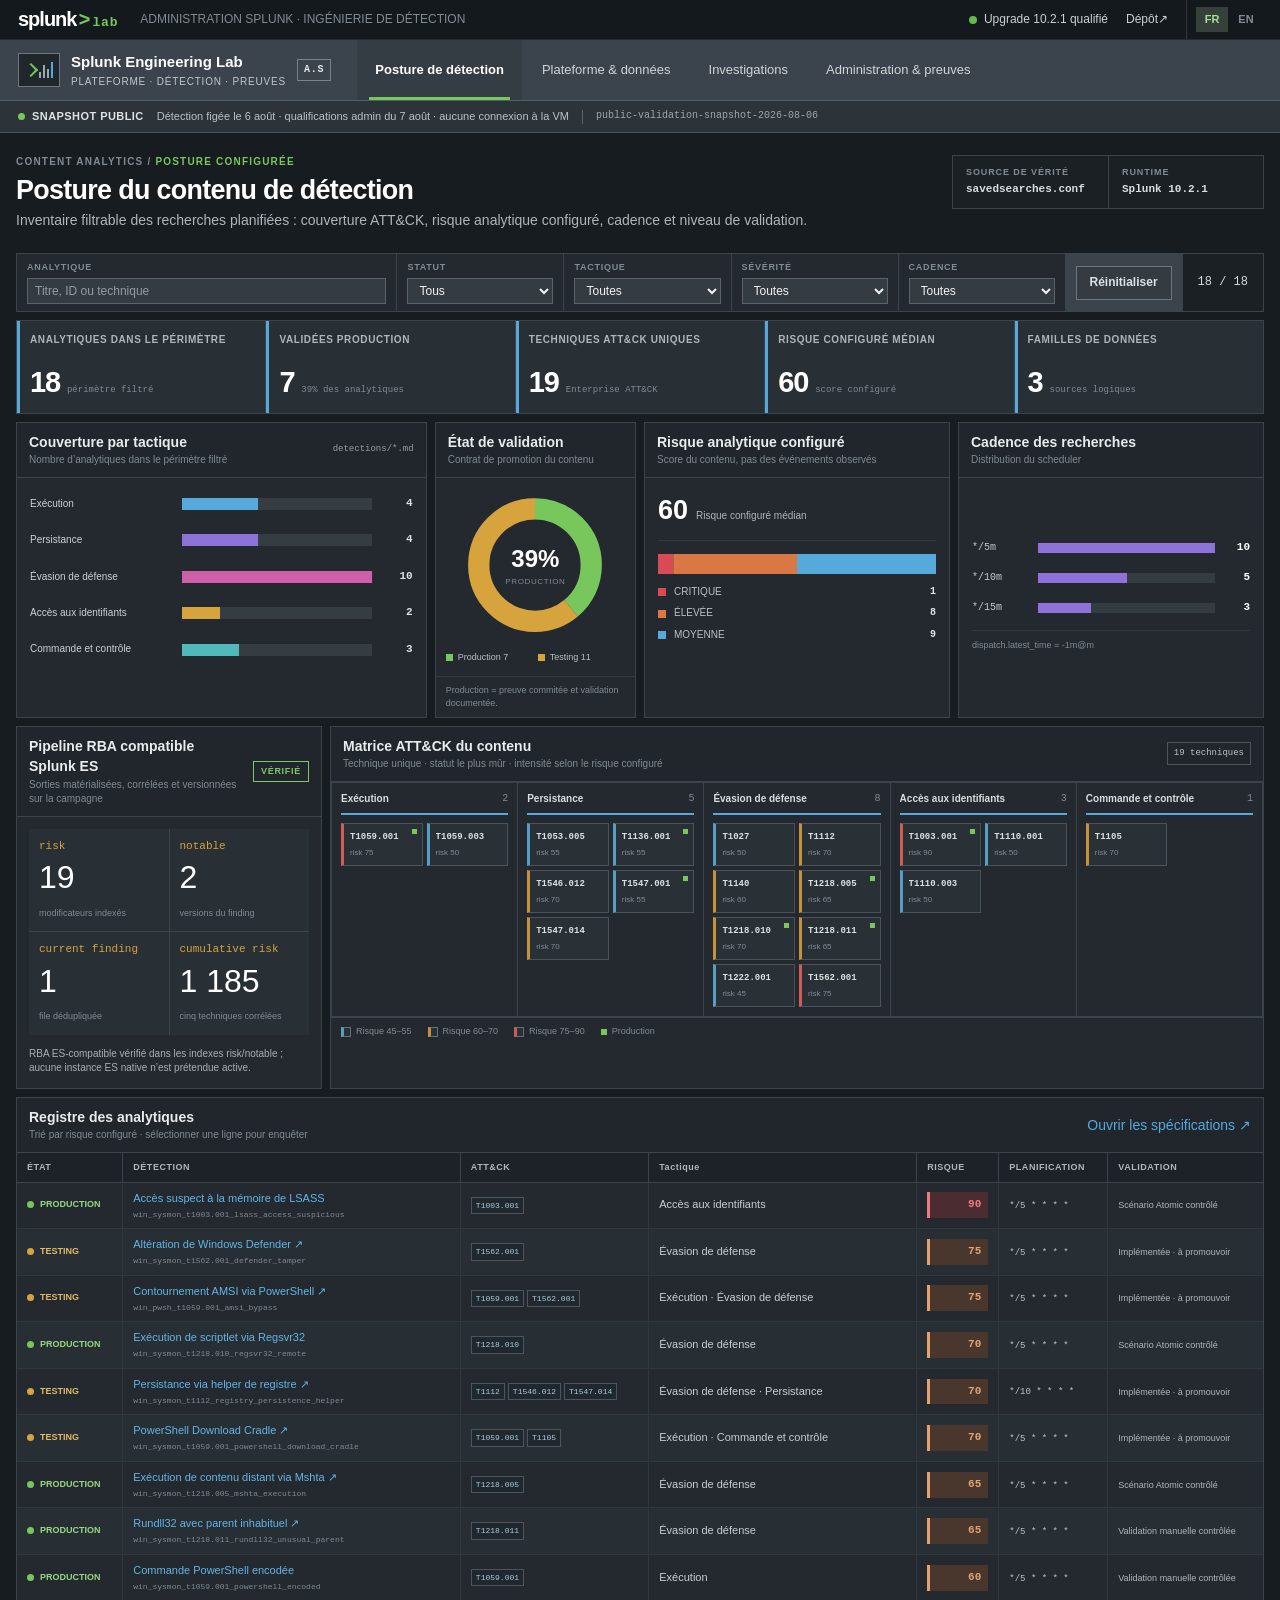
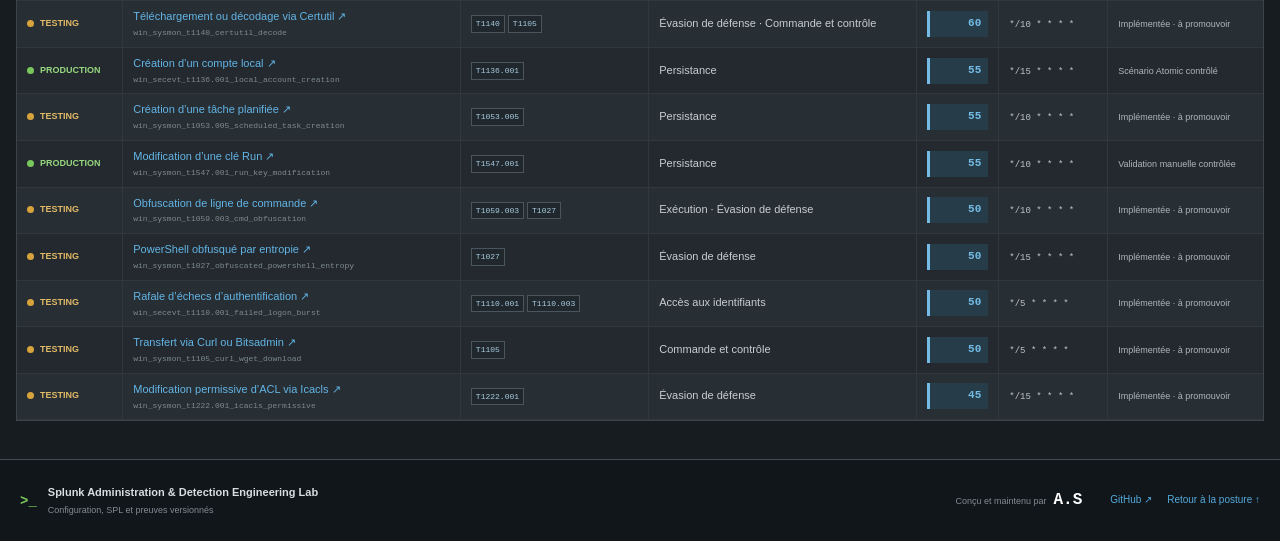
<file: site/index.html>
<!doctype html>
<html lang="fr">
<head>
  <meta charset="utf-8">
  <meta name="viewport" content="width=device-width, initial-scale=1">
  <meta http-equiv="Content-Security-Policy" content="default-src 'self'; base-uri 'none'; form-action 'none'; object-src 'none'; frame-src 'none'; script-src 'self'; script-src-attr 'none'; style-src 'self'; style-src-attr 'none'; img-src 'self'; font-src 'self'; connect-src 'none'; media-src 'none'; worker-src 'none'; manifest-src 'self'; upgrade-insecure-requests">
  <meta name="referrer" content="no-referrer">
  <meta name="description" content="Portfolio Splunk Administration et Detection Engineering : upgrade avec rollback, TLS, RBAC, MCO, CIM, RBA et preuves publiques assainies.">
  <meta name="theme-color" content="#171c21">
  <meta property="og:type" content="website">
  <meta property="og:locale" content="fr_FR">
  <meta property="og:title" content="Splunk Administration & Detection Engineering · A.S">
  <meta property="og:description" content="Upgrade, rollback, TLS, RBAC, MCO, onboarding CIM, RBA et preuves publiques vérifiables.">
  <meta property="og:url" content="https://lordmonstey.github.io/splunk-detection-lab/">
  <meta property="og:image" content="https://lordmonstey.github.io/splunk-detection-lab/assets/portfolio-preview.png">
  <meta property="og:image:alt" content="Qualifications Splunk Administration et Detection Engineering">
  <meta property="og:image:width" content="1200">
  <meta property="og:image:height" content="630">
  <link rel="canonical" href="https://lordmonstey.github.io/splunk-detection-lab/">
  <title>Splunk Administration & Detection Engineering · A.S</title>
  <link rel="icon" href="favicon.svg" type="image/svg+xml">
  <link rel="stylesheet" href="styles.css">
  <script src="portfolio-data.js" defer></script>
  <script src="app.js" defer></script>
</head>
<body>
  <a class="skip-link" href="#workspace" data-i18n="skip">Aller au contenu</a>

  <header class="global-bar">
    <a class="lab-wordmark" href="#posture" aria-label="Splunk Engineering Lab" data-i18n-aria-label="ariaWordmark">
      <span class="wordmark-splunk">splunk</span><span class="wordmark-command">&gt;</span><span class="wordmark-lab">lab</span>
    </a>
    <span class="global-context" data-i18n="publicWorkspace">ADMINISTRATION SPLUNK · INGÉNIERIE DE DÉTECTION</span>
    <div class="global-actions">
      <span class="global-health"><i aria-hidden="true"></i><span data-i18n="snapshotReady">Upgrade 10.2.1 qualifié</span></span>
      <a href="https://github.com/LordMonstey/splunk-detection-lab" target="_blank" rel="noopener noreferrer">
        <span data-i18n="repository">Dépôt</span><span aria-hidden="true"> ↗</span>
      </a>
      <div class="language-switch" role="group" aria-label="Langue" data-i18n-aria-label="ariaLanguage">
        <button class="active" type="button" data-language="fr" aria-pressed="true">FR</button>
        <button type="button" data-language="en" aria-pressed="false">EN</button>
      </div>
    </div>
  </header>

  <div class="application-bar">
    <div class="application-identity">
      <span class="application-mark" aria-hidden="true">
        <span class="mark-chevron"></span>
        <span class="mark-signal"><i></i><i></i><i></i><i></i></span>
      </span>
      <span class="application-title">
        <strong>Splunk Engineering Lab</strong>
        <small data-i18n="appSubtitle">PLATEFORME · DÉTECTION · PREUVES</small>
      </span>
      <span class="author-badge" aria-label="Signé A.S" data-i18n-aria-label="ariaSigned">A.S</span>
    </div>

    <nav class="view-navigation" aria-label="Navigation principale" data-i18n-aria-label="ariaMainNavigation" role="tablist">
      <button class="active" type="button" role="tab" aria-selected="true" aria-controls="posture" data-view="posture">
        <span data-i18n="navPosture">Posture de détection</span>
      </button>
      <button type="button" role="tab" aria-selected="false" aria-controls="platform" data-view="platform">
        <span data-i18n="navPlatform">Plateforme & données</span>
      </button>
      <button type="button" role="tab" aria-selected="false" aria-controls="investigations" data-view="investigations">
        <span data-i18n="navInvestigations">Investigations</span>
      </button>
      <button type="button" role="tab" aria-selected="false" aria-controls="assurance" data-view="assurance">
        <span data-i18n="navAssurance">Administration & preuves</span>
      </button>
    </nav>
  </div>

  <aside class="snapshot-banner" aria-label="Contexte des données" data-i18n-aria-label="ariaDataContext">
    <span class="snapshot-mode"><i aria-hidden="true"></i><b data-i18n="snapshotMode">SNAPSHOT PUBLIC</b></span>
    <span data-i18n="snapshotDescription">Détection figée le 6 août · qualifications admin du 7 août · aucune connexion à la VM</span>
    <span class="snapshot-separator" aria-hidden="true"></span>
    <code>public-validation-snapshot-2026-08-06</code>
  </aside>

  <main id="workspace">
    <section id="posture" class="view-panel active" role="tabpanel" aria-labelledby="tab-posture" data-view-panel="posture">
      <header class="view-heading">
        <div>
          <p class="eyebrow"><span data-i18n="contentAnalytics">CONTENT ANALYTICS</span> / <b data-i18n="configuredPosture">POSTURE CONFIGURÉE</b></p>
          <h1 data-i18n="postureTitle">Posture du contenu de détection</h1>
          <p data-i18n="postureIntro">Inventaire filtrable des recherches planifiées : couverture ATT&CK, risque analytique configuré, cadence et niveau de validation.</p>
        </div>
        <div class="heading-facts">
          <span><small data-i18n="sourceOfTruth">SOURCE DE VÉRITÉ</small><b>savedsearches.conf</b></span>
          <span><small data-i18n="runtime">RUNTIME</small><b>Splunk 10.2.1</b></span>
        </div>
      </header>

      <div id="posture-filters" class="filter-ribbon">
        <div class="filter-field filter-search">
          <label for="analytic-filter" data-i18n="analytic">Analytique</label>
          <input id="analytic-filter" type="search" autocomplete="off" placeholder="Titre, ID ou technique" data-i18n-placeholder="analyticPlaceholder">
        </div>
        <div class="filter-field">
          <label for="status-filter" data-i18n="status">Statut</label>
          <select id="status-filter">
            <option value="all" data-i18n="allStatuses">Tous</option>
            <option value="production">Production</option>
            <option value="testing">Testing</option>
          </select>
        </div>
        <div class="filter-field">
          <label for="tactic-filter" data-i18n="tactic">Tactique</label>
          <select id="tactic-filter">
            <option value="all" data-i18n="allTactics">Toutes</option>
          </select>
        </div>
        <div class="filter-field">
          <label for="severity-filter" data-i18n="severity">Sévérité</label>
          <select id="severity-filter">
            <option value="all" data-i18n="allSeverities">Toutes</option>
            <option value="critical" data-i18n="critical">Critique</option>
            <option value="high" data-i18n="high">Élevée</option>
            <option value="medium" data-i18n="medium">Moyenne</option>
          </select>
        </div>
        <div class="filter-field">
          <label for="cadence-filter" data-i18n="cadence">Cadence</label>
          <select id="cadence-filter">
            <option value="all" data-i18n="allCadences">Toutes</option>
            <option value="5">5 min</option>
            <option value="10">10 min</option>
            <option value="15">15 min</option>
          </select>
        </div>
        <button id="reset-filters" class="secondary-button" type="button" data-i18n="reset">Réinitialiser</button>
        <output id="filter-count" for="analytic-filter status-filter tactic-filter severity-filter cadence-filter">18 / 18</output>
      </div>

      <div id="posture-kpis" class="posture-kpis" aria-label="Indicateurs de posture" data-i18n-aria-label="ariaPostureMetrics"></div>

      <div class="posture-layout">
        <article class="panel tactic-panel">
          <header class="panel-heading">
            <div>
              <h2 data-i18n="tacticCoverage">Couverture par tactique</h2>
              <p data-i18n="tacticCoverageDetail">Nombre d’analytiques dans le périmètre filtré</p>
            </div>
            <span class="panel-source">detections/*.md</span>
          </header>
          <div id="tactic-chart" class="rank-chart"></div>
        </article>

        <article class="panel status-panel">
          <header class="panel-heading">
            <div>
              <h2 data-i18n="validationState">État de validation</h2>
              <p data-i18n="promotionContract">Contrat de promotion du contenu</p>
            </div>
          </header>
          <div id="status-chart" class="donut-layout"></div>
          <footer class="panel-note" data-i18n="statusFootnote">Production = preuve commitée et validation documentée.</footer>
        </article>

        <article class="panel severity-panel">
          <header class="panel-heading">
            <div>
              <h2 data-i18n="riskDistribution">Risque analytique configuré</h2>
              <p data-i18n="notObservedRisk">Score du contenu, pas des événements observés</p>
            </div>
          </header>
          <div id="severity-chart" class="severity-distribution"></div>
        </article>

        <article class="panel cadence-panel">
          <header class="panel-heading">
            <div>
              <h2 data-i18n="cadenceDistribution">Cadence des recherches</h2>
              <p data-i18n="schedulerDistribution">Distribution du scheduler</p>
            </div>
          </header>
          <div id="cadence-chart" class="cadence-distribution"></div>
        </article>

        <article class="panel output-panel">
          <header class="panel-heading">
            <div>
              <h2 data-i18n="esDestinations">Pipeline RBA compatible Splunk ES</h2>
              <p data-i18n="configuredNotActive">Sorties matérialisées, corrélées et versionnées sur la campagne</p>
            </div>
            <span class="state-pill healthy" data-i18n="inactive">VÉRIFIÉ</span>
          </header>
          <div class="output-state">
            <div>
              <span>risk</span>
              <strong>19</strong>
              <small data-i18n="indexedEvents">modificateurs indexés</small>
            </div>
            <div>
              <span>notable</span>
              <strong>2</strong>
              <small data-i18n="indexedEventsPlural">versions du finding</small>
            </div>
            <div>
              <span>current finding</span>
              <strong>1</strong>
              <small data-i18n="currentFinding">file dédupliquée</small>
            </div>
            <div>
              <span>cumulative risk</span>
              <strong>1 185</strong>
              <small data-i18n="fiveTechniques">cinq techniques corrélées</small>
            </div>
          </div>
          <p data-i18n="esDisclaimer">RBA ES-compatible vérifié dans les indexes risk/notable ; aucune instance ES native n’est prétendue active.</p>
        </article>

        <article class="panel matrix-panel">
          <header class="panel-heading">
            <div>
              <h2 data-i18n="attackMatrix">Matrice ATT&CK du contenu</h2>
              <p data-i18n="matrixDetail">Technique unique · statut le plus mûr · intensité selon le risque configuré</p>
            </div>
            <span id="matrix-scope" class="panel-chip"></span>
          </header>
          <div id="attack-matrix" class="attack-matrix"></div>
          <footer class="matrix-legend">
            <span><i class="matrix-swatch risk-low"></i><span data-i18n="risk45">Risque 45–55</span></span>
            <span><i class="matrix-swatch risk-mid"></i><span data-i18n="risk60">Risque 60–70</span></span>
            <span><i class="matrix-swatch risk-high"></i><span data-i18n="risk75">Risque 75–90</span></span>
            <span><i class="matrix-marker"></i><span>Production</span></span>
          </footer>
        </article>

        <article class="panel analytics-panel">
          <header class="panel-heading">
            <div>
              <h2 data-i18n="analyticRegister">Registre des analytiques</h2>
              <p data-i18n="heatmapDetail">Trié par risque configuré · sélectionner une ligne pour enquêter</p>
            </div>
            <a href="https://github.com/LordMonstey/splunk-detection-lab/tree/main/detections" target="_blank" rel="noopener noreferrer">
              <span data-i18n="openSpecs">Ouvrir les spécifications</span> ↗
            </a>
          </header>
          <div class="table-scroll">
            <table class="data-table analytics-table">
              <thead>
                <tr>
                  <th data-i18n="state">ÉTAT</th>
                  <th data-i18n="detection">DÉTECTION</th>
                  <th>ATT&CK</th>
                  <th data-i18n="tactic">TACTIQUE</th>
                  <th data-i18n="risk">RISQUE</th>
                  <th data-i18n="schedule">PLANIFICATION</th>
                  <th data-i18n="validation">VALIDATION</th>
                </tr>
              </thead>
              <tbody id="detection-table"></tbody>
            </table>
          </div>
          <p id="detection-empty" class="empty-state" hidden data-i18n="noDetection">Aucune analytique ne correspond à ce périmètre.</p>
        </article>
      </div>
    </section>

    <section id="platform" class="view-panel" role="tabpanel" aria-labelledby="tab-platform" data-view-panel="platform" hidden>
      <header class="view-heading">
        <div>
          <p class="eyebrow"><span data-i18n="platformEngineering">PLATFORM ENGINEERING</span> / <b data-i18n="dataQuality">QUALITÉ DES DONNÉES</b></p>
          <h1 data-i18n="platformTitle">Santé de la plateforme et des données</h1>
          <p data-i18n="platformIntro">Le snapshot de détection reste figé ; les qualifications d’administration du 7 août sont reliées à leurs preuves publiques.</p>
        </div>
        <div class="heading-facts">
          <span><small data-i18n="instance">RUNTIME FINAL</small><b>standalone · 10.2.1</b></span>
          <span><small data-i18n="license">APPLICATION</small><b>splunk-detection-lab · 0.7.3</b></span>
        </div>
      </header>

      <div id="platform-facts" class="platform-facts" aria-label="Indicateurs de plateforme" data-i18n-aria-label="ariaPlatformMetrics"></div>

      <div class="platform-layout">
        <article class="panel search-console">
          <header class="panel-heading console-heading">
            <div>
              <h2 data-i18n="snapshotWorkbench">Atelier de requêtes du snapshot</h2>
              <p data-i18n="honestSearch">Trois agrégats pris en charge · aucun job Splunk distant</p>
            </div>
            <span class="state-pill readonly" data-i18n="readOnly">LECTURE SEULE</span>
          </header>
          <div class="search-preset-bar" role="group" aria-label="Recherches disponibles" data-i18n-aria-label="ariaSearchPresets">
            <button class="active" type="button" data-snapshot-query="sources" data-i18n="presetSources">Sources</button>
            <button type="button" data-snapshot-query="eventcodes">EventCodes</button>
            <button type="button" data-snapshot-query="savedsearches" data-i18n="presetSavedSearches">Recherches</button>
          </div>
          <div class="query-row">
            <span class="query-prefix" aria-hidden="true">&gt;</span>
            <label class="sr-only" for="snapshot-query" data-i18n="snapshotQuery">Requête du snapshot</label>
            <input id="snapshot-query" type="text" spellcheck="false" autocomplete="off" value="index=* | stats count by index sourcetype | sort - count">
            <button id="run-snapshot-query" class="primary-button" type="button" data-i18n="run">Exécuter</button>
          </div>
          <div id="query-status" class="query-status" role="status" aria-live="polite"></div>
          <div id="search-result" class="search-result"></div>
        </article>

        <aside class="panel provenance-panel">
          <header class="panel-heading">
            <div>
              <h2 data-i18n="snapshotManifest">Manifeste du snapshot</h2>
              <p>public-validation-snapshot-2026-08-06</p>
            </div>
          </header>
          <dl class="manifest-list">
            <div><dt data-i18n="captured">Capturé</dt><dd>06/08/2026</dd></div>
            <div><dt data-i18n="scope">Périmètre</dt><dd data-i18n="sanitizedWindow">Fenêtre assainie</dd></div>
            <div><dt data-i18n="transport">Transport</dt><dd data-i18n="noNetwork">Aucun · objet JS local</dd></div>
            <div><dt data-i18n="integrity">Intégrité</dt><dd>173 = 148 + 4 + 19 + 2</dd></div>
          </dl>
          <div class="supported-queries">
            <b data-i18n="supportedQueries">REQUÊTES PRISES EN CHARGE</b>
            <code>index=* | stats count by index sourcetype | sort - count</code>
            <code>index=sysmon | stats count by EventCode | sort - count</code>
            <code>| rest /services/saved/searches | search disabled=0 | stats count</code>
          </div>
          <p class="provenance-note" data-i18n="unsupportedNote">Toute autre entrée est refusée explicitement ; l’interface ne simule ni SID, ni durée, ni résultat.</p>
        </aside>

        <article class="panel index-panel">
          <header class="panel-heading">
            <div>
              <h2 data-i18n="indexInventory">Indexes du snapshot de détection</h2>
              <p data-i18n="indexInventoryDetail">Inventaire figé du 6 août · capacité et rétention observées</p>
            </div>
            <span class="panel-source">splunk-engineering-snapshot-20260806.json</span>
          </header>
          <div class="table-scroll">
            <table class="data-table index-table">
              <thead>
                <tr>
                  <th>INDEX</th>
                  <th data-i18n="purpose">USAGE</th>
                  <th data-i18n="lifetime">LIFETIME</th>
                  <th>SNAPSHOT</th>
                  <th data-i18n="capacity">CAPACITÉ</th>
                  <th data-i18n="retention">RÉTENTION</th>
                  <th data-i18n="state">ÉTAT</th>
                </tr>
              </thead>
              <tbody id="index-table"></tbody>
            </table>
          </div>
        </article>

        <article class="panel delivery-panel">
          <header class="panel-heading">
            <div>
              <h2 data-i18n="deliveryPath">Chemin de livraison contrôlé</h2>
              <p data-i18n="deliveryDetail">Du capteur au contenu versionné</p>
            </div>
            <span class="state-pill healthy" data-i18n="verifiedPath">CHEMIN VÉRIFIÉ</span>
          </header>
          <ol class="delivery-path">
            <li>
              <span class="path-index">01</span>
              <div><small>SOURCE</small><b data-i18n="windowsEndpoint">Endpoint Windows</b><p>Sysmon · Security · Application · System</p></div>
              <code>event channels</code>
            </li>
            <li>
              <span class="path-index">02</span>
              <div><small>FORWARD</small><b>Universal Forwarder</b><p data-i18n="ufDetail">Abonnements explicites dans inputs.conf</p></div>
              <code>9997/tcp</code>
            </li>
            <li>
              <span class="path-index">03</span>
              <div><small>INDEX</small><b>Splunk Enterprise</b><p data-i18n="indexDetail">Séparation sysmon / windows et rétention bornée</p></div>
              <code>indexes.conf</code>
            </li>
            <li>
              <span class="path-index">04</span>
              <div><small>NORMALIZE</small><b data-i18n="knowledgeObjects">Objets de connaissance</b><p>macros · CIM-oriented rename · allowlists</p></div>
              <code>macros.conf</code>
            </li>
            <li>
              <span class="path-index">05</span>
              <div><small>DETECT</small><b data-i18n="scheduledContent">Contenu planifié</b><p data-i18n="schedulerDetail">18 définitions déployées et suppressions ciblées</p></div>
              <code>savedsearches.conf</code>
            </li>
          </ol>
        </article>

        <aside class="panel control-plane-panel">
          <header class="panel-heading">
            <div>
              <h2 data-i18n="controlPlane">Contrôles d’administration</h2>
              <p data-i18n="effectiveConfig">Configuration effective et reprise</p>
            </div>
          </header>
          <ul class="control-list">
            <li><span>btool check</span><b data-i18n="confSyntax">Syntaxe des .conf</b><i class="control-ok">PASS</i></li>
            <li><span>KV Store</span><b data-i18n="kvStoreControl">État après rotation TLS</b><i class="control-ok">READY</i></li>
            <li><span>TLS 8089</span><b data-i18n="managementApiControl">Chaîne et nom DNS vérifiés</b><i class="control-ok">PASS</i></li>
            <li><span>RBAC</span><b data-i18n="rbacControl">Tests positifs et négatifs</b><i class="control-ok">38/38</i></li>
          </ul>
        </aside>
      </div>
    </section>

    <section id="investigations" class="view-panel" role="tabpanel" aria-labelledby="tab-investigations" data-view-panel="investigations" hidden>
      <header class="view-heading">
        <div>
          <p class="eyebrow"><span data-i18n="analystWorkflow">ANALYST WORKFLOW</span> / <b data-i18n="fieldEvidence">SURFACES AGRÉGÉES</b></p>
          <h1 data-i18n="investigationTitle">Atelier d’investigation</h1>
          <p data-i18n="investigationIntro">Trois cas relient l’hypothèse, les champs attendus, le SPL déployé, le tuning et l’action analyste. Les visuels associés restent strictement agrégés.</p>
        </div>
        <div class="heading-facts">
          <span><small data-i18n="method">MÉTHODE</small><b data-i18n="methodFlow">Scénario contrôlé → Sysmon → SPL</b></span>
          <span><small data-i18n="evidence">VISUELS</small><b data-i18n="committed">Agrégés / revus</b></span>
        </div>
      </header>

      <article class="rba-overview" aria-label="Synthèse de corrélation RBA" data-i18n-aria-label="ariaRbaOverview">
        <header>
          <div>
            <p class="eyebrow">RISK-BASED ALERTING / <b>ENTITY CORRELATION</b></p>
            <h2 data-i18n="rbaOverviewTitle">Une attaque multi-technique, un finding exploitable</h2>
            <p data-i18n="rbaOverviewDetail">Les signaux unitaires conservent leur contexte ; la corrélation agrège la diversité ATT&CK et déduplique la file analyste.</p>
          </div>
          <span class="rba-posture"><small>POSTURE</small><b>CRITICAL</b></span>
        </header>
        <div class="rba-metrics">
          <div><small>RISK MODIFIERS</small><strong>19</strong><span data-i18n="normalizedSignals">signaux normalisés</span></div>
          <div><small>CUMULATIVE RISK</small><strong>1 185</strong><span data-i18n="entityCentered">centré entité</span></div>
          <div><small>ATT&amp;CK</small><strong>5</strong><span data-i18n="distinctTechniques">techniques distinctes</span></div>
          <div><small>CURRENT FINDING</small><strong>1</strong><span data-i18n="deduplicatedQueue">file dédupliquée</span></div>
          <div><small>VALIDATION</small><strong>18/18</strong><span data-i18n="dispatchPass">dispatchs sans erreur</span></div>
        </div>
        <div class="rba-story" aria-label="Contributions au risque" data-i18n-aria-label="ariaRiskContributions">
          <div class="weight-12"><span>T1059.001</span><i></i><b>12</b><small>PowerShell Encoded</small></div>
          <div class="weight-2"><span>T1003.001</span><i></i><b>2</b><small>LSASS Access</small></div>
          <div class="weight-2"><span>T1140</span><i></i><b>2</b><small>Certutil Decode</small></div>
          <div class="weight-2"><span>T1547.001</span><i></i><b>2</b><small>Run Key</small></div>
          <div class="weight-1"><span>T1136.001</span><i></i><b>1</b><small>Local Account</small></div>
        </div>
      </article>

      <div class="investigation-shell">
        <aside class="case-queue">
          <header>
            <span data-i18n="caseQueue">FILE D’INVESTIGATION</span>
            <b>03</b>
          </header>
          <div id="case-tabs" role="tablist" aria-orientation="vertical"></div>
          <footer>
            <span data-i18n="sampleNotice">Schémas de triage</span>
            <i aria-hidden="true"></i>
          </footer>
        </aside>

        <article class="case-workspace">
          <header class="case-header">
            <div>
              <span id="case-tactic" class="case-tactic"></span>
              <h2 id="case-title"></h2>
              <code id="case-id"></code>
            </div>
            <div id="case-badges" class="case-badges"></div>
          </header>

          <div class="case-thesis">
            <div>
              <small data-i18n="detectionHypothesis">HYPOTHÈSE DE DÉTECTION</small>
              <p id="case-hypothesis"></p>
            </div>
            <div>
              <small data-i18n="precisionControl">CONTRÔLE DE PRÉCISION</small>
              <p id="case-tuning"></p>
            </div>
          </div>

          <div class="case-analysis-grid">
            <section class="spl-panel">
              <header>
                <div><span data-i18n="deployedSpl">SPL DÉPLOYÉ</span><code id="case-file"></code></div>
                <button id="copy-spl" type="button" data-i18n="copy">Copier</button>
              </header>
              <pre><code id="case-spl"></code></pre>
              <footer><span id="case-schedule"></span><b>savedsearches.conf</b></footer>
            </section>

            <aside class="analyst-panel">
              <header><span data-i18n="preservedFields">CHAMPS DE TRIAGE</span><b data-i18n="sanitizedSample">VALEURS ATTENDUES</b></header>
              <dl id="case-fields"></dl>
              <div class="response-block">
                <small data-i18n="analystAction">ACTION ANALYSTE</small>
                <p id="case-response"></p>
              </div>
            </aside>
          </div>

          <div class="case-validation-grid">
            <button id="case-evidence" class="case-evidence" type="button">
              <img id="case-evidence-image" src="assets/evidence/risk-correlation-assurance.png" alt="Surface Splunk agrégée associée au cas sélectionné">
              <span><b data-i18n="openEvidence">OUVRIR LA SURFACE AGRÉGÉE</b><small id="case-evidence-caption"></small></span>
            </button>
            <ol class="case-path">
              <li><span>01</span><div><b data-i18n="emulate">Émuler</b><p data-i18n="emulateDetail">Atomic ou scénario manuel borné.</p></div></li>
              <li><span>02</span><div><b data-i18n="collect">Collecter</b><p data-i18n="collectDetail">Conserver les champs nécessaires au triage.</p></div></li>
              <li><span>03</span><div><b data-i18n="match">Détecter</b><p data-i18n="matchDetail">Appliquer le SPL et les exclusions explicites.</p></div></li>
              <li><span>04</span><div><b data-i18n="validate">Valider</b><p data-i18n="validateDetail">Contrôler les résultats agrégés et consigner la décision.</p></div></li>
              <li><span>05</span><div><b data-i18n="respond">Répondre</b><p data-i18n="respondDetail">Passer du signal au contexte et à la décision.</p></div></li>
            </ol>
          </div>
        </article>
      </div>
    </section>

    <section id="assurance" class="view-panel" role="tabpanel" aria-labelledby="tab-assurance" data-view-panel="assurance" hidden>
      <header class="view-heading">
        <div>
          <p class="eyebrow"><span data-i18n="engineeringAssurance">ENGINEERING ASSURANCE</span> / <b data-i18n="traceability">TRAÇABILITÉ</b></p>
          <h1 data-i18n="assuranceTitle">Preuves & maîtrise de la livraison</h1>
          <p data-i18n="assuranceIntro">Chaque affirmation publique renvoie à une configuration, une spécification ou un artefact agrégé ; les limites restent visibles.</p>
        </div>
        <div class="heading-facts">
          <span><small data-i18n="deliveryModel">MODÈLE</small><b>Detection-as-Code</b></span>
          <span><small data-i18n="publicSurface">SURFACE PUBLIQUE</small><b data-i18n="staticReadOnly">Statique / lecture seule</b></span>
        </div>
      </header>

      <div class="assurance-layout">
        <article class="panel admin-evidence-panel">
          <header class="panel-heading">
            <div>
              <h2 data-i18n="adminQualification">Qualifications d’administration vérifiables</h2>
              <p data-i18n="adminQualificationDetail">Neuf domaines, neuf artefacts publics assainis, aucune dépendance à la VM</p>
            </div>
            <span class="state-pill healthy" data-i18n="qualificationClosed">QUALIFICATION CLOSE</span>
          </header>
          <div id="admin-evidence-grid" class="admin-evidence-grid"></div>
        </article>

        <article class="panel claim-ledger">
          <header class="panel-heading">
            <div>
              <h2 data-i18n="claimLedger">Registre des affirmations</h2>
              <p data-i18n="claimLedgerDetail">De la métrique affichée à l’artefact versionné</p>
            </div>
            <span class="state-pill healthy" data-i18n="traceable">TRAÇABLE</span>
          </header>
          <div class="table-scroll">
            <table class="data-table">
              <thead>
                <tr>
                  <th data-i18n="publicClaim">AFFIRMATION PUBLIQUE</th>
                  <th data-i18n="sourceArtifact">ARTEFACT SOURCE</th>
                  <th data-i18n="verification">VÉRIFICATION</th>
                  <th data-i18n="scope">PÉRIMÈTRE</th>
                </tr>
              </thead>
              <tbody>
                <tr>
                  <td data-i18n="claimTelemetry">Composition des 173 événements</td>
                  <td><code>public-validation-snapshot-2026-08-06</code></td>
                  <td><span class="ledger-state">148 + 4 + 19 + 2</span></td>
                  <td data-i18n="frozenAggregate">Agrégat figé</td>
                </tr>
                <tr>
                  <td data-i18n="claimDetections">Recherches planifiées et cadences</td>
                  <td><code>conf/splunk/local/savedsearches.conf</code></td>
                  <td><span class="ledger-state">disabled = 0</span></td>
                  <td data-i18n="deployedContent">Contenu déployé</td>
                </tr>
                <tr>
                  <td data-i18n="claimCoverage">Techniques et statuts ATT&CK</td>
                  <td><code>coverage/coverage.md</code></td>
                  <td><span class="ledger-state">Navigator layer</span></td>
                  <td data-i18n="contentPosture">Posture du contenu</td>
                </tr>
                <tr>
                  <td data-i18n="claimEvidence">Résultats et constats de validation</td>
                  <td><code>artifacts/public/splunk-engineering-snapshot-20260806.json</code></td>
                  <td><span class="ledger-state">Métriques agrégées</span></td>
                  <td data-i18n="controlledLab">Snapshot historique</td>
                </tr>
                <tr>
                  <td data-i18n="claimRetention">Capacité et rétention</td>
                  <td><code>conf/splunk/local/indexes.conf</code></td>
                  <td><span class="ledger-state">btool check</span></td>
                  <td data-i18n="localInstance">Instance locale</td>
                </tr>
              </tbody>
            </table>
          </div>
        </article>

        <article class="panel release-panel">
          <header class="panel-heading">
            <div>
              <h2 data-i18n="promotionQueue">File de promotion</h2>
              <p data-i18n="promotionQueueDetail">Un blocage concret, pas un score décoratif</p>
            </div>
            <span class="state-pill healthy">PASS · MATCHED</span>
          </header>
          <div class="promotion-card">
            <div class="promotion-head">
              <div><b>Certutil · T1140 / T1105</b><code>win_sysmon_t1140_certutil_decode</code></div>
              <strong>RISK 60</strong>
            </div>
            <dl class="promotion-details">
              <div><dt data-i18n="promotionFinding">CONSTAT</dt><dd data-i18n="promotionFindingDetail">Deux événements Certutil ont franchi la détection lors du replay contrôlé.</dd></div>
              <div><dt data-i18n="promotionCandidate">CANDIDAT</dt><dd><code>Image OR OriginalFileName="CertUtil.exe"</code></dd></div>
              <div><dt data-i18n="promotionBlockerLabel">CONTRÔLE</dt><dd data-i18n="promotionBlocker">Conserver Image, OriginalFileName, parent et ligne de commande avant revue du bruit.</dd></div>
              <div><dt data-i18n="promotionNextProof">PROCHAINE ÉTAPE</dt><dd data-i18n="promotionNextProofDetail">Élargir le dataset bénin, mesurer le taux de faux positifs, puis décider la promotion Production.</dd></div>
            </dl>
          </div>
        </article>

        <article class="panel evidence-ledger">
          <header class="panel-heading">
            <div>
              <h2 data-i18n="validationGallery">Galerie de validation</h2>
              <p data-i18n="galleryDetail">Trois captures revues, limitées aux métriques et vues agrégées</p>
            </div>
            <span class="panel-source">ALLOWLIST · 3 CAPTURES AGRÉGÉES</span>
          </header>
          <div id="evidence-gallery" class="evidence-gallery"></div>
        </article>

        <article class="panel gap-panel">
          <header class="panel-heading">
            <div>
              <h2 data-i18n="declaredGaps">Roadmap d’extension</h2>
              <p data-i18n="gapsDetail">Chaque extension est reliée à la source de données qui la rend mesurable</p>
            </div>
            <span class="state-pill boundary" data-i18n="boundary">PÉRIMÈTRE</span>
          </header>
          <div id="gap-ledger" class="gap-ledger"></div>
        </article>

        <article class="panel security-panel">
          <header class="panel-heading">
            <div>
              <h2 data-i18n="publicSurfaceSecurity">Surface publique maîtrisée</h2>
              <p data-i18n="securityDetail">Propriétés vérifiables du portfolio statique</p>
            </div>
          </header>
          <div class="security-controls">
            <div><span class="control-number">01</span><b data-i18n="staticOnly">HTML, CSS et JS statiques</b><p data-i18n="staticOnlyDetail">Aucun backend, formulaire ou compte utilisateur.</p></div>
            <div><span class="control-number">02</span><b data-i18n="sameOrigin">Ressources servies localement</b><p data-i18n="sameOriginDetail">Aucune police, bibliothèque ou télémétrie tierce.</p></div>
            <div><span class="control-number">03</span><b>CSP + Referrer Policy</b><p data-i18n="cspDetail">Scripts, styles et images limités à l’origine.</p></div>
            <div><span class="control-number">04</span><b data-i18n="noSecrets">Validation avant publication</b><p data-i18n="noSecretsDetail">Le contrôle CI impose une allowlist PNG et bloque preuves brutes, secrets, adresses privées, identifiants retirés et métadonnées.</p></div>
          </div>
        </article>

        <aside class="panel scope-panel">
          <header class="panel-heading">
            <div>
              <h2 data-i18n="declaredScope">Périmètre déclaré</h2>
              <p data-i18n="scopeDetail">Ce qui est démontré — et ce qui ne l’est pas</p>
            </div>
          </header>
          <div class="scope-list">
            <p><i class="scope-yes">✓</i><span data-i18n="scopeYes1">Runtime final standalone : Splunk Enterprise 10.2.1, app 0.7.3</span></p>
            <p><i class="scope-yes">✓</i><span data-i18n="scopeYes2">Onboarding Windows et Linux, parsing et contrôles CIM</span></p>
            <p><i class="scope-yes">✓</i><span data-i18n="scopeYes3">Detection-as-Code, RBA ES-compatible et validation contrôlée</span></p>
            <p><i class="scope-yes">✓</i><span data-i18n="scopeYes4">Qualification cluster séparée : RF=2/SF=2 et continuité de recherche</span></p>
            <p><i class="scope-no">—</i><span data-i18n="scopeNo2">Enterprise Security natif, SOAR et Active Directory non activés dans le runtime final</span></p>
          </div>
        </aside>
      </div>
    </section>
  </main>

  <footer class="site-footer">
    <div>
      <span class="footer-mark" aria-hidden="true">&gt;_</span>
      <p><strong>Splunk Administration & Detection Engineering Lab</strong><small data-i18n="footerDetail">Configuration, SPL et preuves versionnés</small></p>
    </div>
    <span class="footer-signature"><small data-i18n="craftedBy">Conçu et maintenu par</small><b>A.S</b></span>
    <nav aria-label="Liens de pied de page" data-i18n-aria-label="ariaFooterLinks">
      <a href="https://github.com/LordMonstey" target="_blank" rel="noopener noreferrer">GitHub ↗</a>
      <a href="#posture" data-view-link="posture" data-i18n="backToPosture">Retour à la posture ↑</a>
    </nav>
  </footer>

  <dialog id="evidence-modal" class="evidence-modal">
    <div class="modal-bar">
      <div><b id="modal-title" data-i18n="evidenceTitle">Preuve de validation</b><span id="modal-caption"></span></div>
      <button id="modal-close" type="button" aria-label="Fermer" data-i18n-aria-label="ariaClose">×</button>
    </div>
    <img id="modal-image" src="assets/evidence/risk-correlation-assurance.png" alt="Surface Splunk agrégée en pleine résolution">
  </dialog>

  <div id="toast" class="toast" role="status" aria-live="polite" aria-atomic="true"></div>
</body>
</html>
</file>
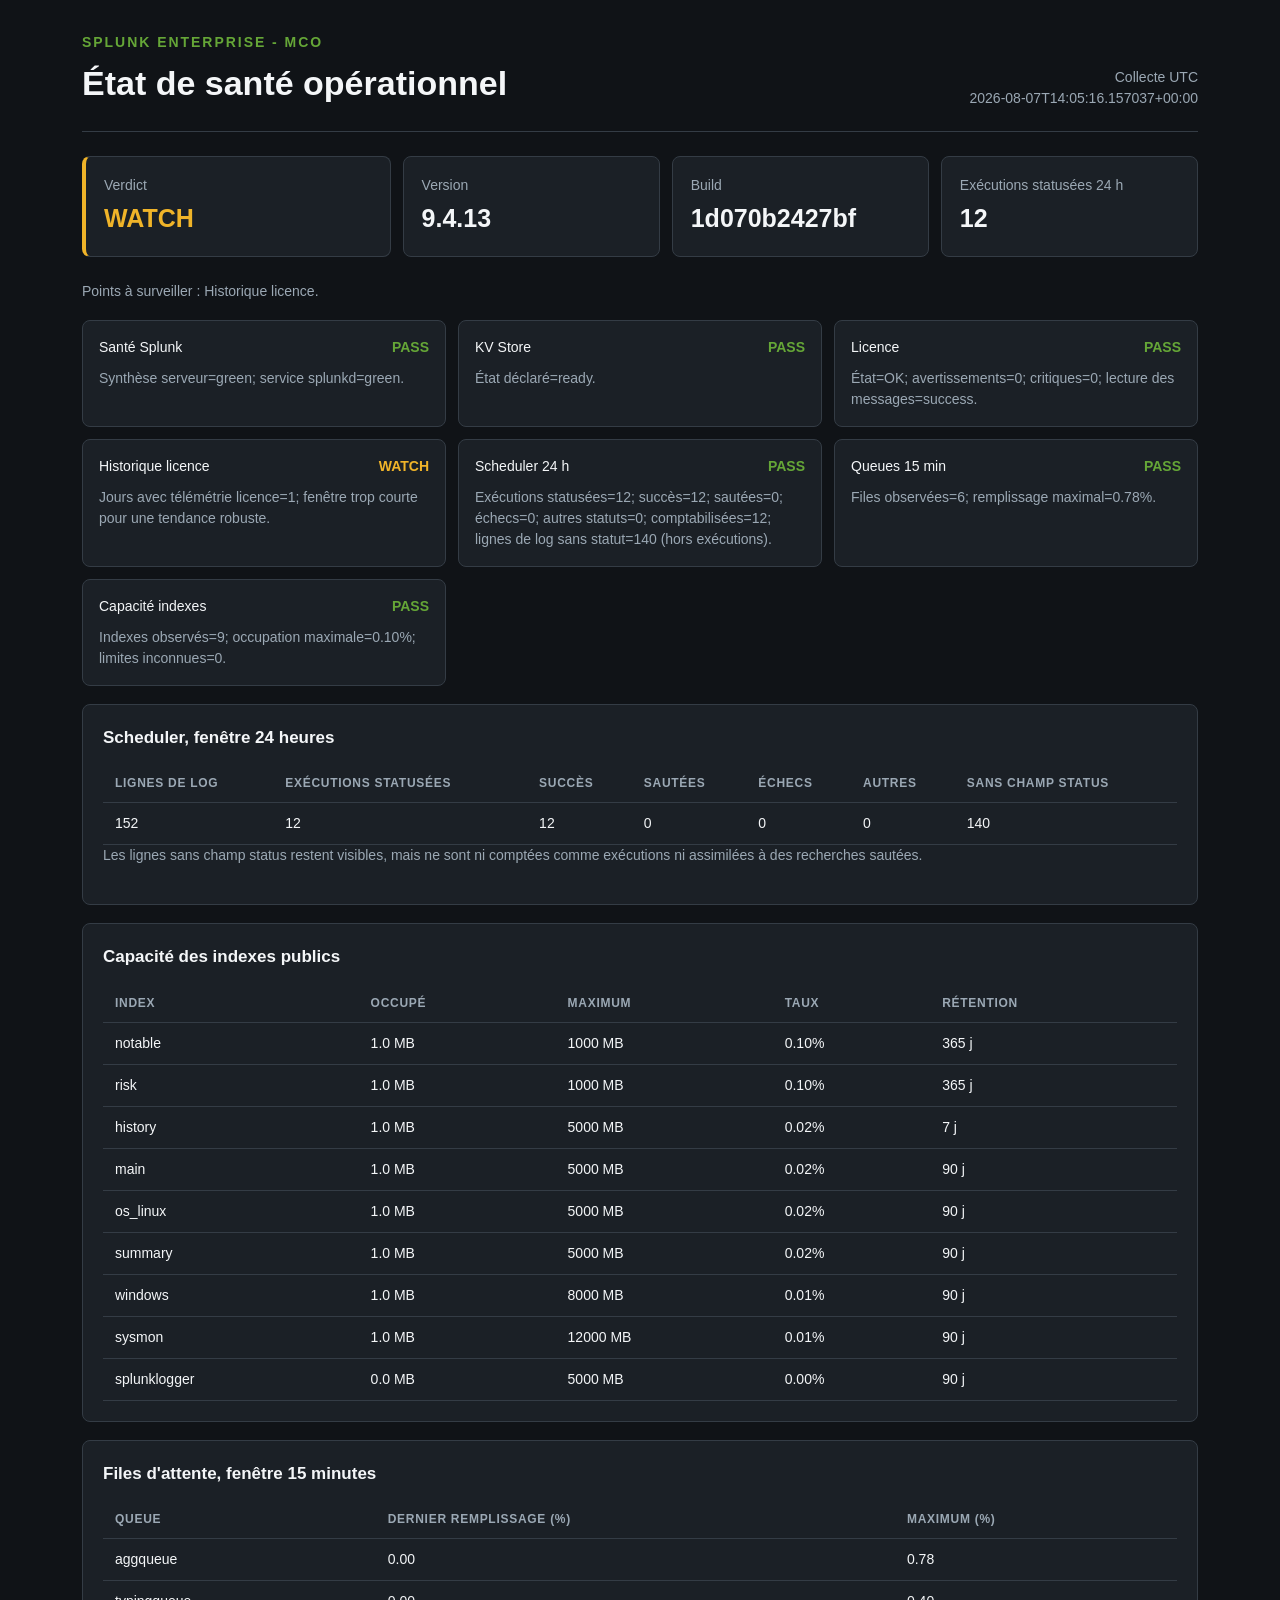
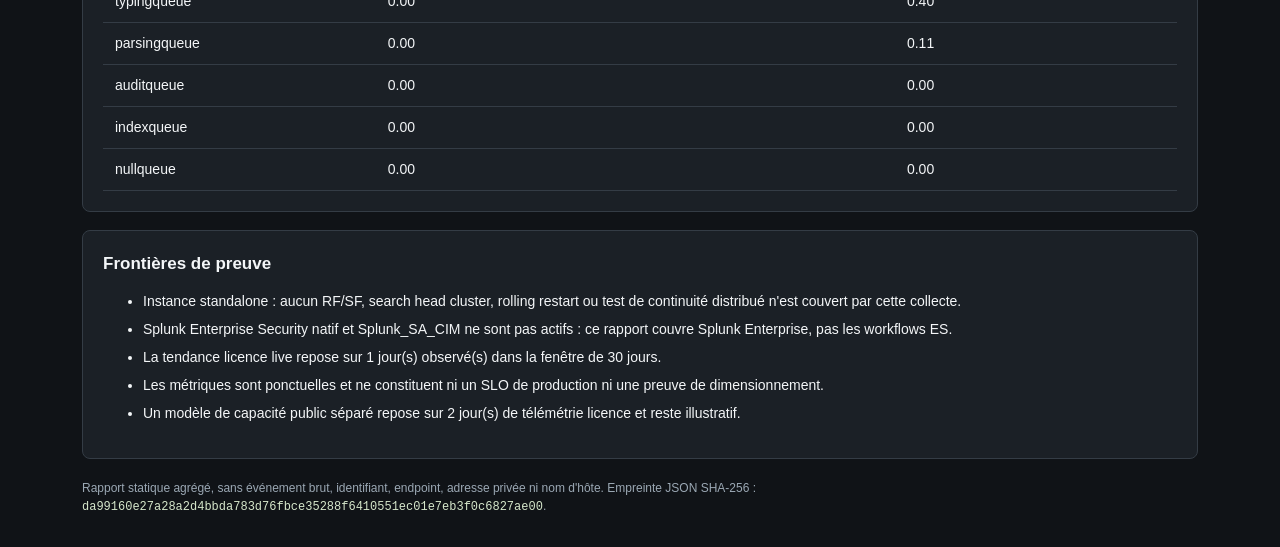
<file: artifacts/public/mco-health-report-20260807.html>
<!doctype html>
<html lang="fr">
<head>
  <meta charset="utf-8">
  <meta name="viewport" content="width=device-width,initial-scale=1">
  <meta name="robots" content="noindex,nofollow">
  <meta name="referrer" content="no-referrer">
  <title>Rapport MCO Splunk Enterprise</title>
  <style>
    :root{--bg:#101317;--panel:#1b2026;--line:#343c45;--text:#f4f6f8;--muted:#9ba8b4;--green:#65a637;--amber:#f0b429;--red:#df5b5b}
    *{box-sizing:border-box} body{margin:0;background:var(--bg);color:var(--text);font:14px/1.5 Segoe UI,Arial,sans-serif}
    main{max-width:1180px;margin:auto;padding:32px} header{display:flex;justify-content:space-between;gap:24px;align-items:end;border-bottom:1px solid var(--line);padding-bottom:22px}
    .eyebrow{color:var(--green);font-weight:700;letter-spacing:.14em;text-transform:uppercase} h1{font-size:34px;margin:5px 0 0} .stamp{text-align:right;color:var(--muted)}
    .hero{display:grid;grid-template-columns:1.2fr repeat(3,1fr);gap:12px;margin:24px 0} .metric,.check,section{background:var(--panel);border:1px solid var(--line);border-radius:8px}
    .metric{padding:18px} .metric b{display:block;font-size:25px;margin-top:4px} .metric span{color:var(--muted)} .overall{border-left:4px solid currentColor}
    .verdict{margin:0 0 18px;color:var(--muted)} .checks{display:grid;grid-template-columns:repeat(3,1fr);gap:12px} .check{padding:16px} .check-top{display:flex;justify-content:space-between;gap:12px} .check p{color:var(--muted);margin:10px 0 0}
    .ok{color:var(--green)} .warn{color:var(--amber)} .bad{color:var(--red)} section{padding:20px;margin-top:18px} h2{font-size:17px;margin:0 0 14px}
    table{width:100%;border-collapse:collapse} th,td{padding:10px 12px;text-align:left;border-bottom:1px solid var(--line)} th{color:var(--muted);font-size:12px;text-transform:uppercase;letter-spacing:.06em}
    li{margin:7px 0} footer{color:var(--muted);font-size:12px;margin-top:20px} code{color:#d6e7cb;overflow-wrap:anywhere}
    @media(max-width:800px){main{padding:18px}header{display:block}.stamp{text-align:left;margin-top:12px}.hero,.checks{grid-template-columns:1fr}}
  </style>
</head>
<body><main>
  <header><div><div class="eyebrow">Splunk Enterprise - MCO</div><h1>État de santé opérationnel</h1></div><div class="stamp">Collecte UTC<br>2026-08-07T14:05:16.157037+00:00</div></header>
  <div class="hero">
    <div class="metric overall warn"><span>Verdict</span><b>WATCH</b></div>
    <div class="metric"><span>Version</span><b>9.4.13</b></div>
    <div class="metric"><span>Build</span><b>1d070b2427bf</b></div>
    <div class="metric"><span>Exécutions statusées 24 h</span><b>12</b></div>
  </div>
  <p class="verdict">Points à surveiller : Historique licence.</p>
  <div class="checks"><article class='check'><div class='check-top'><span>Santé Splunk</span><b class='ok'>PASS</b></div><p>Synthèse serveur=green; service splunkd=green.</p></article><article class='check'><div class='check-top'><span>KV Store</span><b class='ok'>PASS</b></div><p>État déclaré=ready.</p></article><article class='check'><div class='check-top'><span>Licence</span><b class='ok'>PASS</b></div><p>État=OK; avertissements=0; critiques=0; lecture des messages=success.</p></article><article class='check'><div class='check-top'><span>Historique licence</span><b class='warn'>WATCH</b></div><p>Jours avec télémétrie licence=1; fenêtre trop courte pour une tendance robuste.</p></article><article class='check'><div class='check-top'><span>Scheduler 24 h</span><b class='ok'>PASS</b></div><p>Exécutions statusées=12; succès=12; sautées=0; échecs=0; autres statuts=0; comptabilisées=12; lignes de log sans statut=140 (hors exécutions).</p></article><article class='check'><div class='check-top'><span>Queues 15 min</span><b class='ok'>PASS</b></div><p>Files observées=6; remplissage maximal=0.78%.</p></article><article class='check'><div class='check-top'><span>Capacité indexes</span><b class='ok'>PASS</b></div><p>Indexes observés=9; occupation maximale=0.10%; limites inconnues=0.</p></article></div>
  <section><h2>Scheduler, fenêtre 24 heures</h2><table><thead><tr><th>Lignes de log</th><th>Exécutions statusées</th><th>Succès</th><th>Sautées</th><th>Échecs</th><th>Autres</th><th>Sans champ status</th></tr></thead><tbody><tr><td>152</td><td>12</td><td>12</td><td>0</td><td>0</td><td>0</td><td>140</td></tr></tbody></table><p class="verdict">Les lignes sans champ status restent visibles, mais ne sont ni comptées comme exécutions ni assimilées à des recherches sautées.</p></section>
  <section><h2>Capacité des indexes publics</h2><table><thead><tr><th>Index</th><th>Occupé</th><th>Maximum</th><th>Taux</th><th>Rétention</th></tr></thead><tbody><tr><td>notable</td><td>1.0 MB</td><td>1000 MB</td><td>0.10%</td><td>365 j</td></tr><tr><td>risk</td><td>1.0 MB</td><td>1000 MB</td><td>0.10%</td><td>365 j</td></tr><tr><td>history</td><td>1.0 MB</td><td>5000 MB</td><td>0.02%</td><td>7 j</td></tr><tr><td>main</td><td>1.0 MB</td><td>5000 MB</td><td>0.02%</td><td>90 j</td></tr><tr><td>os_linux</td><td>1.0 MB</td><td>5000 MB</td><td>0.02%</td><td>90 j</td></tr><tr><td>summary</td><td>1.0 MB</td><td>5000 MB</td><td>0.02%</td><td>90 j</td></tr><tr><td>windows</td><td>1.0 MB</td><td>8000 MB</td><td>0.01%</td><td>90 j</td></tr><tr><td>sysmon</td><td>1.0 MB</td><td>12000 MB</td><td>0.01%</td><td>90 j</td></tr><tr><td>splunklogger</td><td>0.0 MB</td><td>5000 MB</td><td>0.00%</td><td>90 j</td></tr></tbody></table></section>
  <section><h2>Files d'attente, fenêtre 15 minutes</h2><table><thead><tr><th>Queue</th><th>Dernier remplissage (%)</th><th>Maximum (%)</th></tr></thead><tbody><tr><td>aggqueue</td><td>0.00</td><td>0.78</td></tr><tr><td>typingqueue</td><td>0.00</td><td>0.40</td></tr><tr><td>parsingqueue</td><td>0.00</td><td>0.11</td></tr><tr><td>auditqueue</td><td>0.00</td><td>0.00</td></tr><tr><td>indexqueue</td><td>0.00</td><td>0.00</td></tr><tr><td>nullqueue</td><td>0.00</td><td>0.00</td></tr></tbody></table></section>
  <section><h2>Frontières de preuve</h2><ul><li>Instance standalone : aucun RF/SF, search head cluster, rolling restart ou test de continuité distribué n&#x27;est couvert par cette collecte.</li><li>Splunk Enterprise Security natif et Splunk_SA_CIM ne sont pas actifs : ce rapport couvre Splunk Enterprise, pas les workflows ES.</li><li>La tendance licence live repose sur 1 jour(s) observé(s) dans la fenêtre de 30 jours.</li><li>Les métriques sont ponctuelles et ne constituent ni un SLO de production ni une preuve de dimensionnement.</li><li>Un modèle de capacité public séparé repose sur 2 jour(s) de télémétrie licence et reste illustratif.</li></ul></section>
  <footer>Rapport statique agrégé, sans événement brut, identifiant, endpoint, adresse privée ni nom d'hôte. Empreinte JSON SHA-256 : <code>da99160e27a28a2d4bbda783d76fbce35288f6410551ec01e7eb3f0c6827ae00</code>.</footer>
</main></body></html>
</file>
<file: site/styles.css>
:root {
  color-scheme: dark;
  --page: #171c21;
  --page-deep: #101418;
  --bar: #14191d;
  --appbar: #3b444c;
  --panel: #23292e;
  --panel-alt: #282f35;
  --panel-deep: #1b2025;
  --line: #3b444b;
  --line-soft: #30383e;
  --text: #f0f2f3;
  --muted: #aeb6bc;
  --quiet: #818b93;
  --green: #67b94b;
  --green-bright: #78c75c;
  --blue: #55a9db;
  --cyan: #52b9ba;
  --purple: #8d72d9;
  --magenta: #cf5fa8;
  --amber: #d7a33d;
  --orange: #d97845;
  --red: #d84b55;
  --white: #ffffff;
  --mono: "Cascadia Code", "SFMono-Regular", Consolas, "Liberation Mono", monospace;
  --sans: "Segoe UI", Arial, Helvetica, sans-serif;
}

* {
  box-sizing: border-box;
}

html {
  background: var(--page);
  scroll-behavior: smooth;
}

body {
  min-width: 300px;
  margin: 0;
  background: var(--page);
  color: var(--text);
  font-family: var(--sans);
  font-size: 14px;
  line-height: 1.45;
}

button,
input,
select {
  color: inherit;
  font: inherit;
}

button,
a,
select {
  -webkit-tap-highlight-color: transparent;
}

button {
  border: 0;
}

a {
  color: var(--blue);
  text-decoration: none;
}

a:hover {
  color: #82c5ea;
}

img,
svg {
  display: block;
  max-width: 100%;
}

code,
pre {
  font-family: var(--mono);
}

h1,
h2,
h3,
p,
dl,
dd,
ol,
ul {
  margin-top: 0;
}

.sr-only {
  position: absolute;
  width: 1px;
  height: 1px;
  padding: 0;
  margin: -1px;
  overflow: hidden;
  clip: rect(0, 0, 0, 0);
  white-space: nowrap;
  border: 0;
}

.skip-link {
  position: fixed;
  z-index: 1000;
  top: -80px;
  left: 8px;
  padding: 8px 12px;
  background: var(--white);
  color: #111;
}

.skip-link:focus-visible {
  top: 6px;
}

:focus-visible {
  outline: 2px solid #9bd77f;
  outline-offset: 2px;
}

.global-bar {
  position: sticky;
  z-index: 40;
  top: 0;
  display: flex;
  min-height: 40px;
  align-items: center;
  gap: 22px;
  padding: 0 18px;
  border-bottom: 1px solid #252c31;
  background: var(--bar);
}

.lab-wordmark {
  display: inline-flex;
  align-items: baseline;
  color: var(--white);
  font-size: 20px;
  font-weight: 700;
  letter-spacing: -1px;
}

.lab-wordmark:hover {
  color: var(--white);
}

.wordmark-command,
.wordmark-lab {
  color: var(--green-bright);
}

.wordmark-command {
  margin-left: 2px;
  font-family: var(--mono);
}

.wordmark-lab {
  margin-left: 3px;
  font-family: var(--mono);
  font-size: 13px;
  font-weight: 600;
  letter-spacing: 0.06em;
}

.global-context {
  color: var(--quiet);
  font-size: 12px;
}

.global-actions {
  display: flex;
  align-items: stretch;
  gap: 18px;
  margin-left: auto;
}

.global-actions > a,
.global-health {
  display: inline-flex;
  min-height: 39px;
  align-items: center;
  color: #cbd0d4;
  font-size: 12px;
}

.global-actions > a:hover {
  color: var(--white);
}

.global-health {
  gap: 7px;
}

.global-health i {
  width: 8px;
  height: 8px;
  border-radius: 50%;
  background: var(--green);
}

.language-switch {
  display: inline-flex;
  align-items: center;
  gap: 2px;
  padding-left: 9px;
  border-left: 1px solid #31383e;
}

.language-switch button {
  min-width: 32px;
  padding: 5px 7px;
  background: transparent;
  color: var(--quiet);
  cursor: pointer;
  font-size: 11px;
  font-weight: 700;
}

.language-switch button.active {
  background: #35413a;
  color: #a9df93;
}

.application-bar {
  position: sticky;
  z-index: 35;
  top: 40px;
  display: flex;
  min-height: 61px;
  align-items: stretch;
  gap: 26px;
  padding: 0 18px;
  border-bottom: 1px solid #535d65;
  background: var(--appbar);
}

.application-identity {
  display: flex;
  min-width: 310px;
  align-items: center;
  gap: 11px;
}

.application-mark {
  position: relative;
  display: inline-flex;
  width: 42px;
  height: 34px;
  flex: 0 0 42px;
  align-items: center;
  justify-content: center;
  border: 1px solid #6c777f;
  background: #20272c;
}

.mark-chevron {
  position: absolute;
  left: 7px;
  width: 10px;
  height: 10px;
  border-top: 2px solid var(--green-bright);
  border-right: 2px solid var(--green-bright);
  transform: rotate(45deg);
}

.mark-signal {
  position: absolute;
  right: 6px;
  bottom: 8px;
  display: flex;
  height: 16px;
  align-items: end;
  gap: 2px;
}

.mark-signal i {
  display: block;
  width: 2px;
  background: #9ca6ad;
}

.mark-signal i:first-child {
  height: 6px;
}

.mark-signal i:nth-child(2) {
  height: 13px;
}

.mark-signal i:nth-child(3) {
  height: 9px;
}

.mark-signal i:nth-child(4) {
  height: 16px;
  background: var(--blue);
}

.application-title {
  display: flex;
  min-width: 0;
  flex-direction: column;
}

.application-title strong {
  overflow: hidden;
  color: var(--white);
  font-size: 15px;
  font-weight: 650;
  text-overflow: ellipsis;
  white-space: nowrap;
}

.application-title small {
  margin-top: 2px;
  color: #c1c7cc;
  font-size: 10px;
  letter-spacing: 0.08em;
  text-transform: uppercase;
}

.author-badge {
  padding: 3px 6px;
  border: 1px solid #77838b;
  color: #e3e7e9;
  font-family: var(--mono);
  font-size: 10px;
  font-weight: 700;
  letter-spacing: 0.08em;
}

.view-navigation {
  display: flex;
  min-width: 0;
  flex: 1;
  align-items: stretch;
  gap: 2px;
}

.view-navigation button {
  position: relative;
  display: flex;
  min-width: 0;
  align-items: center;
  padding: 0 18px;
  background: transparent;
  color: #d0d5d8;
  cursor: pointer;
  font-size: 13px;
  white-space: nowrap;
}

.view-navigation button:hover {
  background: #465159;
  color: var(--white);
}

.view-navigation button.active {
  background: #343d44;
  color: var(--white);
  font-weight: 650;
}

.view-navigation button.active::after {
  position: absolute;
  right: 12px;
  bottom: 0;
  left: 12px;
  height: 3px;
  background: var(--green-bright);
  content: "";
}

.snapshot-banner {
  display: flex;
  min-height: 32px;
  align-items: center;
  gap: 13px;
  padding: 5px 18px;
  border-bottom: 1px solid #4a535a;
  background: #2c3339;
  color: #bbc2c7;
  font-size: 11px;
}

.snapshot-mode {
  display: inline-flex;
  align-items: center;
  gap: 7px;
  color: #dfe3e5;
  letter-spacing: 0.04em;
}

.snapshot-mode i {
  width: 7px;
  height: 7px;
  border-radius: 50%;
  background: var(--green-bright);
}

.snapshot-separator {
  width: 1px;
  height: 14px;
  background: #596269;
}

.snapshot-banner code {
  color: #9ea7ad;
  font-size: 10px;
}

main {
  min-height: calc(100vh - 230px);
}

.view-panel {
  width: min(1760px, calc(100% - 32px));
  margin: 0 auto;
  padding: 22px 0 38px;
  scroll-margin-top: 106px;
}

.view-panel[hidden] {
  display: none;
}

.view-heading {
  display: flex;
  min-height: 80px;
  align-items: flex-start;
  justify-content: space-between;
  gap: 32px;
  margin-bottom: 18px;
}

.eyebrow {
  margin-bottom: 6px;
  color: var(--quiet);
  font-size: 10px;
  font-weight: 700;
  letter-spacing: 0.12em;
}

.eyebrow b {
  color: var(--green-bright);
}

.view-heading h1 {
  margin-bottom: 5px;
  color: var(--white);
  font-size: clamp(24px, 2.1vw, 34px);
  font-weight: 600;
  letter-spacing: -0.025em;
  line-height: 1.1;
}

.view-heading > div:first-child > p:last-child {
  max-width: 840px;
  margin-bottom: 0;
  color: var(--muted);
}

.heading-facts {
  display: flex;
  flex: 0 0 auto;
  border: 1px solid var(--line);
  background: var(--panel-deep);
}

.heading-facts span {
  display: flex;
  min-width: 155px;
  flex-direction: column;
  padding: 10px 13px;
}

.heading-facts span + span {
  border-left: 1px solid var(--line);
}

.heading-facts small {
  margin-bottom: 3px;
  color: var(--quiet);
  font-size: 9px;
  font-weight: 700;
  letter-spacing: 0.1em;
}

.heading-facts b {
  color: #d9dde0;
  font-family: var(--mono);
  font-size: 11px;
  font-weight: 600;
}

.filter-ribbon {
  display: grid;
  grid-template-columns: minmax(240px, 1.6fr) repeat(4, minmax(128px, 0.7fr)) auto auto;
  align-items: end;
  gap: 1px;
  margin-bottom: 8px;
  border: 1px solid var(--line);
  background: var(--line);
}

.filter-field {
  display: flex;
  min-width: 0;
  height: 57px;
  flex-direction: column;
  justify-content: center;
  padding: 7px 10px;
  background: var(--panel);
}

.filter-field label {
  margin-bottom: 4px;
  color: var(--quiet);
  font-size: 9px;
  font-weight: 700;
  letter-spacing: 0.08em;
  text-transform: uppercase;
}

.filter-field input,
.filter-field select {
  width: 100%;
  min-width: 0;
  height: 27px;
  padding: 2px 7px;
  border: 1px solid #58636b;
  border-radius: 0;
  background: #343c42;
  color: var(--text);
  font-size: 12px;
}

.filter-field input::placeholder {
  color: #939ca3;
}

.secondary-button,
.primary-button {
  min-height: 34px;
  padding: 0 13px;
  border: 1px solid #6d777f;
  border-radius: 0;
  cursor: pointer;
  font-size: 12px;
  font-weight: 650;
}

.secondary-button {
  align-self: center;
  margin: 0 10px;
  background: #343c42;
  color: #dde1e3;
}

.secondary-button:hover {
  background: #3d464d;
}

.primary-button {
  border-color: #57953f;
  background: #4c8f37;
  color: var(--white);
}

.primary-button:hover {
  background: #5a9f41;
}

.filter-ribbon output {
  display: flex;
  height: 57px;
  align-items: center;
  justify-content: center;
  padding: 0 15px;
  background: var(--panel-deep);
  color: #d5dadd;
  font-family: var(--mono);
  font-size: 12px;
  white-space: nowrap;
}

.posture-kpis {
  display: grid;
  grid-template-columns: repeat(5, 1fr);
  gap: 1px;
  margin-bottom: 8px;
  border: 1px solid var(--line);
  background: var(--line);
}

.posture-kpi {
  position: relative;
  min-height: 92px;
  padding: 12px 13px 10px;
  background: var(--panel-alt);
}

.posture-kpi::before {
  position: absolute;
  top: 0;
  left: 0;
  width: 3px;
  height: 100%;
  background: var(--kpi-color, var(--blue));
  content: "";
}

.posture-kpi span {
  display: block;
  min-height: 28px;
  color: var(--muted);
  font-size: 10px;
  font-weight: 700;
  letter-spacing: 0.06em;
  text-transform: uppercase;
}

.posture-kpi strong {
  color: var(--white);
  font-size: 29px;
  font-weight: 600;
  letter-spacing: -0.04em;
}

.posture-kpi small {
  margin-left: 7px;
  color: var(--quiet);
  font-family: var(--mono);
  font-size: 9px;
}

.posture-layout,
.platform-layout,
.assurance-layout {
  display: grid;
  grid-template-columns: repeat(12, minmax(0, 1fr));
  gap: 8px;
}

.panel {
  min-width: 0;
  border: 1px solid var(--line);
  border-radius: 0;
  background: var(--panel);
}

.panel-heading {
  display: flex;
  min-height: 51px;
  align-items: center;
  justify-content: space-between;
  gap: 14px;
  padding: 9px 12px;
  border-bottom: 1px solid var(--line);
  background: #20262b;
}

.panel-heading h2 {
  margin-bottom: 1px;
  color: #e9ecee;
  font-size: 14px;
  font-weight: 650;
}

.panel-heading p {
  margin-bottom: 0;
  color: var(--quiet);
  font-size: 10px;
}

.panel-source,
.panel-chip {
  flex: 0 0 auto;
  color: #949ea5;
  font-family: var(--mono);
  font-size: 9px;
}

.panel-chip {
  padding: 4px 6px;
  border: 1px solid #4a555c;
  color: #b9c0c5;
}

.panel-note {
  padding: 7px 10px;
  border-top: 1px solid var(--line-soft);
  color: var(--quiet);
  font-size: 9px;
}

.state-pill {
  display: inline-flex;
  flex: 0 0 auto;
  align-items: center;
  padding: 3px 7px;
  border: 1px solid currentColor;
  font-size: 9px;
  font-weight: 700;
  letter-spacing: 0.08em;
}

.state-pill.inactive {
  color: #c58f44;
}

.state-pill.readonly {
  color: #72b4dc;
}

.state-pill.healthy {
  color: #7fc765;
}

.state-pill.boundary {
  color: #d6a64a;
}

.tactic-panel {
  grid-column: span 4;
}

.status-panel {
  grid-column: span 2;
}

.severity-panel {
  grid-column: span 3;
}

.cadence-panel {
  grid-column: span 3;
}

.output-panel {
  grid-column: span 3;
}

.matrix-panel {
  grid-column: span 9;
}

.analytics-panel {
  grid-column: 1 / -1;
}

.rank-chart {
  display: grid;
  gap: 10px;
  min-height: 198px;
  padding: 13px;
}

.rank-row {
  display: grid;
  grid-template-columns: minmax(130px, 1.5fr) minmax(110px, 2fr) 32px;
  align-items: center;
  gap: 9px;
}

.rank-row button {
  overflow: hidden;
  padding: 0;
  background: transparent;
  color: #cbd1d5;
  cursor: pointer;
  font-size: 10px;
  text-align: left;
  text-overflow: ellipsis;
  white-space: nowrap;
}

.rank-row button:hover {
  color: var(--white);
  text-decoration: underline;
}

.bar-svg {
  width: 100%;
  height: 12px;
  overflow: visible;
}

.bar-svg .bar-track {
  fill: #353d43;
}

.bar-svg .bar-value {
  fill: var(--blue);
}

.rank-row:nth-child(2) .bar-value {
  fill: var(--purple);
}

.rank-row:nth-child(3) .bar-value {
  fill: var(--magenta);
}

.rank-row:nth-child(4) .bar-value {
  fill: var(--amber);
}

.rank-row:nth-child(5) .bar-value {
  fill: var(--cyan);
}

.rank-row strong {
  color: #dce1e3;
  font-family: var(--mono);
  font-size: 11px;
  text-align: right;
}

.donut-layout {
  display: grid;
  min-height: 198px;
  place-items: center;
  padding: 10px;
}

.donut-wrap {
  position: relative;
  width: 150px;
  max-width: 100%;
  aspect-ratio: 1;
}

.donut-svg {
  width: 100%;
  height: 100%;
  transform: rotate(-90deg);
}

.donut-track {
  fill: none;
  stroke: #343c42;
  stroke-width: 17;
}

.donut-segment {
  fill: none;
  stroke-width: 17;
}

.donut-production {
  stroke: var(--green-bright);
}

.donut-testing {
  stroke: var(--amber);
}

.donut-center {
  position: absolute;
  inset: 0;
  display: flex;
  flex-direction: column;
  align-items: center;
  justify-content: center;
}

.donut-center strong {
  color: var(--white);
  font-size: 24px;
  font-weight: 600;
}

.donut-center small {
  color: var(--quiet);
  font-size: 8px;
  letter-spacing: 0.08em;
  text-transform: uppercase;
}

.donut-legend {
  display: grid;
  width: 100%;
  grid-template-columns: 1fr 1fr;
  gap: 5px;
  margin-top: 7px;
}

.donut-legend span {
  display: flex;
  align-items: center;
  gap: 5px;
  color: #b9c0c5;
  font-size: 9px;
}

.donut-legend i {
  width: 7px;
  height: 7px;
}

.donut-legend .production {
  background: var(--green-bright);
}

.donut-legend .testing {
  background: var(--amber);
}

.severity-distribution {
  min-height: 237px;
  padding: 13px;
}

.risk-summary {
  display: flex;
  align-items: baseline;
  gap: 8px;
  padding-bottom: 10px;
  border-bottom: 1px solid var(--line-soft);
}

.risk-summary strong {
  color: var(--white);
  font-size: 27px;
  font-weight: 600;
}

.risk-summary span {
  color: var(--muted);
  font-size: 10px;
}

.segmented-svg {
  width: 100%;
  height: 20px;
  margin: 13px 0 11px;
}

.severity-list {
  display: grid;
  gap: 7px;
}

.severity-list div {
  display: grid;
  grid-template-columns: 9px 1fr auto;
  align-items: center;
  gap: 7px;
  color: #bac1c5;
  font-size: 10px;
}

.severity-list i {
  width: 8px;
  height: 8px;
}

.severity-list .critical {
  background: var(--red);
}

.severity-list .high {
  background: var(--orange);
}

.severity-list .medium {
  background: var(--blue);
}

.severity-list b {
  color: #e1e5e7;
  font-family: var(--mono);
}

.cadence-distribution {
  display: grid;
  min-height: 237px;
  align-content: center;
  gap: 14px;
  padding: 13px;
}

.cadence-row {
  display: grid;
  grid-template-columns: 58px 1fr 27px;
  align-items: center;
  gap: 8px;
}

.cadence-row span {
  color: #c4cacf;
  font-family: var(--mono);
  font-size: 10px;
}

.cadence-row progress {
  width: 100%;
  height: 10px;
  border: 0;
  border-radius: 0;
  background: #343c42;
  color: var(--purple);
  appearance: none;
}

.cadence-row progress::-webkit-progress-bar {
  background: #343c42;
}

.cadence-row progress::-webkit-progress-value {
  background: var(--purple);
}

.cadence-row progress::-moz-progress-bar {
  background: var(--purple);
}

.cadence-row:nth-child(2) progress {
  color: var(--blue);
}

.cadence-row:nth-child(2) progress::-webkit-progress-value,
.cadence-row:nth-child(2) progress::-moz-progress-bar {
  background: var(--blue);
}

.cadence-row:nth-child(3) progress {
  color: var(--cyan);
}

.cadence-row:nth-child(3) progress::-webkit-progress-value,
.cadence-row:nth-child(3) progress::-moz-progress-bar {
  background: var(--cyan);
}

.cadence-row b {
  color: var(--white);
  font-family: var(--mono);
  font-size: 11px;
  text-align: right;
}

.cadence-note {
  margin: 0;
  padding-top: 8px;
  border-top: 1px solid var(--line-soft);
  color: var(--quiet);
  font-size: 9px;
}

.output-state {
  display: grid;
  grid-template-columns: 1fr 1fr;
  gap: 1px;
  margin: 12px;
  background: var(--line);
}

.output-state > div {
  min-height: 100px;
  padding: 10px;
  background: var(--panel-alt);
}

.output-state span {
  display: block;
  color: var(--amber);
  font-family: var(--mono);
  font-size: 11px;
}

.output-state strong {
  display: block;
  color: var(--white);
  font-size: 32px;
  font-weight: 500;
}

.output-state small {
  color: var(--quiet);
  font-size: 9px;
}

.output-panel > p {
  margin: 0;
  padding: 0 12px 12px;
  color: #a7afb5;
  font-size: 10px;
}

.attack-matrix {
  display: grid;
  grid-template-columns: repeat(5, minmax(150px, 1fr));
  gap: 1px;
  padding: 1px;
  background: var(--line);
}

.matrix-column {
  min-width: 0;
  min-height: 196px;
  padding: 9px;
  background: var(--panel);
}

.matrix-column > header {
  display: flex;
  align-items: center;
  justify-content: space-between;
  gap: 6px;
  margin-bottom: 8px;
  padding-bottom: 7px;
  border-bottom: 2px solid var(--matrix-color, var(--blue));
}

.matrix-column > header b {
  overflow: hidden;
  color: #d8dde0;
  font-size: 10px;
  text-overflow: ellipsis;
  white-space: nowrap;
}

.matrix-column > header span {
  color: var(--quiet);
  font-family: var(--mono);
  font-size: 10px;
}

.matrix-techniques {
  display: grid;
  grid-template-columns: repeat(2, minmax(0, 1fr));
  gap: 4px;
}

.technique-cell {
  position: relative;
  min-width: 0;
  min-height: 43px;
  padding: 6px 6px 5px;
  border: 1px solid #49535a;
  background: #293137;
  color: #dce0e2;
  cursor: pointer;
  text-align: left;
}

.technique-cell:hover {
  border-color: #77828a;
  background: #323b42;
}

.technique-cell.risk-low {
  border-left: 3px solid #559fc5;
}

.technique-cell.risk-mid {
  border-left: 3px solid #c6913c;
}

.technique-cell.risk-high {
  border-left: 3px solid #cf5c56;
}

.technique-cell.production::after {
  position: absolute;
  top: 5px;
  right: 5px;
  width: 5px;
  height: 5px;
  background: var(--green-bright);
  content: "";
}

.technique-cell b {
  display: block;
  overflow: hidden;
  font-family: var(--mono);
  font-size: 9px;
  text-overflow: ellipsis;
  white-space: nowrap;
}

.technique-cell small {
  display: block;
  margin-top: 3px;
  color: var(--quiet);
  font-size: 8px;
}

.matrix-legend {
  display: flex;
  flex-wrap: wrap;
  gap: 16px;
  padding: 7px 10px;
  border-top: 1px solid var(--line);
}

.matrix-legend span {
  display: inline-flex;
  align-items: center;
  gap: 5px;
  color: var(--quiet);
  font-size: 9px;
}

.matrix-swatch,
.matrix-marker {
  display: block;
  width: 10px;
  height: 10px;
  border: 1px solid #657078;
  background: #293137;
}

.matrix-swatch.risk-low {
  border-left: 3px solid #559fc5;
}

.matrix-swatch.risk-mid {
  border-left: 3px solid #c6913c;
}

.matrix-swatch.risk-high {
  border-left: 3px solid #cf5c56;
}

.matrix-marker {
  width: 6px;
  height: 6px;
  border: 0;
  background: var(--green-bright);
}

.table-scroll {
  width: 100%;
  overflow-x: auto;
}

.data-table {
  width: 100%;
  border-collapse: collapse;
  font-size: 11px;
}

.data-table th {
  padding: 8px 10px;
  border-right: 1px solid var(--line);
  border-bottom: 1px solid var(--line);
  background: #1c2227;
  color: #aeb6bb;
  font-size: 9px;
  font-weight: 700;
  letter-spacing: 0.06em;
  text-align: left;
  white-space: nowrap;
}

.data-table th:last-child,
.data-table td:last-child {
  border-right: 0;
}

.data-table td {
  padding: 8px 10px;
  border-right: 1px solid var(--line-soft);
  border-bottom: 1px solid var(--line-soft);
  color: #c8ced2;
  vertical-align: middle;
}

.data-table tbody tr:nth-child(even) {
  background: #272e34;
}

.data-table tbody tr:hover {
  background: #303840;
}

.analytics-table {
  min-width: 1020px;
}

.analytics-table td:nth-child(2) {
  min-width: 300px;
}

.status-cell {
  display: inline-flex;
  align-items: center;
  gap: 6px;
  font-size: 9px;
  font-weight: 700;
}

.status-cell i {
  width: 7px;
  height: 7px;
  border-radius: 50%;
}

.status-cell.production {
  color: #96d77f;
}

.status-cell.production i {
  background: var(--green-bright);
}

.status-cell.testing {
  color: #e0b966;
}

.status-cell.testing i {
  background: var(--amber);
}

.analytic-title {
  display: flex;
  min-width: 0;
  flex-direction: column;
  gap: 2px;
}

.analytic-title button,
.analytic-title a {
  overflow: hidden;
  max-width: 100%;
  padding: 0;
  border: 0;
  background: transparent;
  color: #63b5e6;
  cursor: pointer;
  font-size: 11px;
  text-align: left;
  text-overflow: ellipsis;
  white-space: nowrap;
}

.analytic-title button:hover,
.analytic-title a:hover {
  color: #96d5f7;
  text-decoration: underline;
}

.analytic-title code {
  overflow: hidden;
  color: #7f8a92;
  font-size: 8px;
  text-overflow: ellipsis;
  white-space: nowrap;
}

.technique-list {
  display: flex;
  flex-wrap: wrap;
  gap: 3px;
}

.technique-list button,
.technique-list span {
  padding: 2px 4px;
  border: 1px solid #4a555d;
  background: #21282d;
  color: #a8cce1;
  cursor: pointer;
  font-family: var(--mono);
  font-size: 8px;
}

.risk-heat {
  display: block;
  min-width: 52px;
  padding: 5px 7px;
  border-left: 3px solid currentColor;
  background: #30373d;
  font-family: var(--mono);
  font-weight: 700;
  text-align: right;
}

.risk-heat.critical {
  color: #ed7c82;
  background: #4b2c30;
}

.risk-heat.high {
  color: #e3a26f;
  background: #49362d;
}

.risk-heat.medium {
  color: #74bce5;
  background: #263c49;
}

.cron-cell {
  color: #bfc6ca;
  font-family: var(--mono);
  font-size: 9px;
  white-space: nowrap;
}

.validation-label {
  color: #aeb7bc;
  font-size: 9px;
  white-space: nowrap;
}

.empty-state {
  margin: 0;
  padding: 30px;
  color: var(--quiet);
  text-align: center;
}

.platform-facts {
  display: grid;
  grid-template-columns: repeat(4, 1fr);
  gap: 1px;
  margin-bottom: 8px;
  border: 1px solid var(--line);
  background: var(--line);
}

.platform-fact {
  display: grid;
  min-height: 82px;
  grid-template-columns: 1fr auto;
  align-items: end;
  gap: 10px;
  padding: 12px;
  background: var(--panel-alt);
}

.platform-fact span {
  align-self: start;
  color: var(--muted);
  font-size: 10px;
  font-weight: 700;
  letter-spacing: 0.06em;
  text-transform: uppercase;
}

.platform-fact strong {
  color: var(--white);
  font-size: 27px;
  font-weight: 600;
}

.platform-fact small {
  align-self: end;
  padding-bottom: 5px;
  color: var(--quiet);
  font-family: var(--mono);
  font-size: 9px;
}

.search-console {
  grid-column: span 8;
}

.provenance-panel {
  grid-column: span 4;
}

.index-panel {
  grid-column: 1 / -1;
}

.delivery-panel {
  grid-column: span 8;
}

.control-plane-panel {
  grid-column: span 4;
}

.search-preset-bar {
  display: flex;
  gap: 1px;
  padding: 8px 10px 0;
}

.search-preset-bar button {
  padding: 6px 10px;
  border: 1px solid #4a555d;
  background: #2d353b;
  color: #b7bfc4;
  cursor: pointer;
  font-size: 10px;
}

.search-preset-bar button:hover,
.search-preset-bar button.active {
  border-color: #6d7a82;
  background: #3a444b;
  color: var(--white);
}

.search-preset-bar button.active {
  border-bottom-color: var(--green-bright);
}

.query-row {
  display: grid;
  grid-template-columns: 32px minmax(0, 1fr) auto;
  gap: 0;
  margin: 8px 10px 0;
  border: 1px solid #66727a;
  background: #11161a;
}

.query-prefix {
  display: grid;
  place-items: center;
  border-right: 1px solid #49535a;
  color: var(--green-bright);
  font-family: var(--mono);
  font-size: 16px;
}

.query-row input {
  min-width: 0;
  padding: 9px 10px;
  border: 0;
  outline: 0;
  background: #11161a;
  color: #d7dcdf;
  font-family: var(--mono);
  font-size: 11px;
}

.query-row .primary-button {
  border-top: 0;
  border-right: 0;
  border-bottom: 0;
}

.query-status {
  min-height: 28px;
  margin: 0 10px;
  padding: 7px 1px 5px;
  color: #9dc68d;
  font-size: 10px;
}

.query-status.error {
  color: #e08187;
}

.search-result {
  min-height: 288px;
  border-top: 1px solid var(--line);
}

.result-heading {
  display: flex;
  align-items: center;
  justify-content: space-between;
  gap: 10px;
  padding: 7px 10px;
  border-bottom: 1px solid var(--line);
  background: #1b2126;
  color: var(--quiet);
  font-size: 9px;
}

.result-heading b {
  color: #bcc4c9;
  font-family: var(--mono);
}

.saved-search-result {
  display: grid;
  min-height: 220px;
  grid-template-columns: auto 1fr;
  align-content: center;
  align-items: baseline;
  gap: 5px 14px;
  padding: 24px;
}

.saved-search-result strong {
  grid-row: span 2;
  color: var(--white);
  font-family: var(--mono);
  font-size: clamp(52px, 7vw, 86px);
  font-weight: 500;
  line-height: 0.9;
}

.saved-search-result span {
  color: #d5dbde;
  font-size: 13px;
  font-weight: 700;
}

.saved-search-result code {
  width: max-content;
  padding: 3px 6px;
  border: 1px solid #5d8750;
  color: #92ce7d;
  font-size: 9px;
}

.result-bars {
  display: grid;
  gap: 12px;
  padding: 14px 12px;
}

.result-bar-row {
  display: grid;
  grid-template-columns: minmax(160px, 1.5fr) minmax(140px, 2fr) 50px;
  align-items: center;
  gap: 10px;
}

.result-bar-label {
  min-width: 0;
}

.result-bar-label b,
.result-bar-label small {
  display: block;
  overflow: hidden;
  text-overflow: ellipsis;
  white-space: nowrap;
}

.result-bar-label b {
  color: #d0d6d9;
  font-size: 10px;
}

.result-bar-label small {
  color: var(--quiet);
  font-family: var(--mono);
  font-size: 8px;
}

.result-bar-row strong {
  color: #e1e5e7;
  font-family: var(--mono);
  font-size: 10px;
  text-align: right;
}

.manifest-list {
  margin: 0;
  padding: 2px 12px 8px;
}

.manifest-list div {
  display: grid;
  grid-template-columns: 95px 1fr;
  gap: 10px;
  padding: 8px 0;
  border-bottom: 1px solid var(--line-soft);
}

.manifest-list dt {
  color: var(--quiet);
  font-size: 9px;
  text-transform: uppercase;
}

.manifest-list dd {
  color: #cbd1d4;
  font-family: var(--mono);
  font-size: 9px;
}

.supported-queries {
  display: grid;
  gap: 5px;
  margin: 3px 12px 10px;
  padding: 9px;
  border: 1px solid var(--line-soft);
  background: var(--panel-deep);
}

.supported-queries b {
  color: var(--quiet);
  font-size: 8px;
  letter-spacing: 0.08em;
}

.supported-queries code {
  overflow: hidden;
  color: #89c3e3;
  font-size: 8px;
  text-overflow: ellipsis;
  white-space: nowrap;
}

.provenance-note {
  margin: 0;
  padding: 0 12px 12px;
  color: #a2abb1;
  font-size: 9px;
}

.index-table {
  min-width: 900px;
}

.index-name {
  color: #65b8e9;
  font-family: var(--mono);
  font-weight: 700;
}

.index-state {
  display: inline-flex;
  align-items: center;
  gap: 6px;
  font-size: 9px;
  font-weight: 700;
}

.index-state i {
  width: 6px;
  height: 6px;
  border-radius: 50%;
}

.index-state.searchable {
  color: #8cce73;
}

.index-state.searchable i {
  background: var(--green-bright);
}

.index-state.inactive {
  color: #d0a857;
}

.index-state.inactive i {
  background: var(--amber);
}

.delivery-path {
  display: grid;
  grid-template-columns: repeat(5, 1fr);
  margin: 0;
  padding: 13px;
  list-style: none;
}

.delivery-path li {
  position: relative;
  min-width: 0;
  padding: 10px;
  border: 1px solid var(--line);
  background: var(--panel-alt);
}

.delivery-path li + li {
  border-left: 0;
}

.delivery-path li + li::before {
  position: absolute;
  z-index: 2;
  top: 50%;
  left: -5px;
  width: 8px;
  height: 8px;
  border-top: 2px solid #77838a;
  border-right: 2px solid #77838a;
  background: var(--panel-alt);
  content: "";
  transform: translateY(-50%) rotate(45deg);
}

.path-index {
  display: block;
  margin-bottom: 10px;
  color: var(--green-bright);
  font-family: var(--mono);
  font-size: 10px;
}

.delivery-path small,
.delivery-path b,
.delivery-path p,
.delivery-path code {
  display: block;
}

.delivery-path small {
  color: var(--quiet);
  font-size: 8px;
  letter-spacing: 0.08em;
}

.delivery-path b {
  margin: 3px 0;
  overflow: hidden;
  color: #dce0e2;
  font-size: 11px;
  text-overflow: ellipsis;
  white-space: nowrap;
}

.delivery-path p {
  min-height: 43px;
  margin-bottom: 10px;
  color: #9fa8ae;
  font-size: 9px;
}

.delivery-path code {
  color: #68afd6;
  font-size: 8px;
}

.control-list {
  margin: 0;
  padding: 0;
  list-style: none;
}

.control-list li {
  display: grid;
  grid-template-columns: 90px 1fr auto;
  align-items: center;
  gap: 9px;
  min-height: 55px;
  padding: 8px 11px;
  border-bottom: 1px solid var(--line-soft);
}

.control-list li:last-child {
  border-bottom: 0;
}

.control-list span {
  color: #77b7db;
  font-family: var(--mono);
  font-size: 9px;
}

.control-list b {
  color: #c4cbd0;
  font-size: 10px;
  font-weight: 500;
}

.control-list i {
  padding: 2px 4px;
  border: 1px solid currentColor;
  font-family: var(--mono);
  font-size: 8px;
  font-style: normal;
}

.control-ok {
  color: #80c766;
}

.control-off {
  color: #cda24f;
}

.rba-overview {
  margin-bottom: 8px;
  border: 1px solid var(--line);
  border-top: 2px solid var(--green);
  background:
    linear-gradient(120deg, rgba(100, 190, 70, 0.07), transparent 42%),
    var(--panel);
}

.rba-overview > header {
  display: flex;
  align-items: center;
  justify-content: space-between;
  gap: 22px;
  padding: 15px 17px;
  border-bottom: 1px solid var(--line);
}

.rba-overview h2 {
  margin: 2px 0 4px;
  color: var(--white);
  font-size: 20px;
  font-weight: 620;
}

.rba-overview header p:last-child {
  max-width: 850px;
  margin: 0;
  color: var(--muted);
  font-size: 11px;
  line-height: 1.5;
}

.rba-posture {
  min-width: 124px;
  padding: 12px 15px;
  border-left: 3px solid var(--red);
  background: #211f22;
  text-align: right;
}

.rba-posture small,
.rba-posture b {
  display: block;
}

.rba-posture small {
  color: var(--quiet);
  font-family: var(--mono);
  font-size: 8px;
  letter-spacing: 0.08em;
}

.rba-posture b {
  margin-top: 4px;
  color: #f26a72;
  font-size: 18px;
  letter-spacing: 0.04em;
}

.rba-metrics {
  display: grid;
  grid-template-columns: repeat(5, minmax(0, 1fr));
  gap: 1px;
  background: var(--line);
}

.rba-metrics > div {
  min-height: 102px;
  padding: 13px 15px;
  background: var(--panel-alt);
}

.rba-metrics small,
.rba-metrics strong,
.rba-metrics span {
  display: block;
}

.rba-metrics small {
  color: var(--quiet);
  font-family: var(--mono);
  font-size: 8px;
  letter-spacing: 0.07em;
}

.rba-metrics strong {
  margin: 8px 0 2px;
  color: var(--white);
  font-size: 27px;
  font-weight: 580;
}

.rba-metrics span {
  color: var(--muted);
  font-size: 9px;
}

.rba-story {
  display: grid;
  gap: 7px;
  padding: 13px 15px 15px;
  border-top: 1px solid var(--line);
}

.rba-story > div {
  display: grid;
  grid-template-columns: 78px minmax(80px, 1fr) 30px minmax(120px, 180px);
  align-items: center;
  gap: 9px;
  min-width: 0;
}

.rba-story span,
.rba-story b,
.rba-story small {
  font-family: var(--mono);
  font-size: 9px;
}

.rba-story span {
  color: var(--cyan);
}

.rba-story b {
  color: var(--white);
  text-align: right;
}

.rba-story small {
  overflow: hidden;
  color: var(--quiet);
  text-overflow: ellipsis;
  white-space: nowrap;
}

.rba-story i {
  display: block;
  width: var(--risk-width);
  min-width: 10px;
  height: 8px;
  background: linear-gradient(90deg, var(--amber), #df565f);
  box-shadow: 0 0 0 1px rgba(255, 255, 255, 0.04) inset;
}

.rba-story .weight-12 { --risk-width: 100%; }
.rba-story .weight-2 { --risk-width: 16.67%; }
.rba-story .weight-1 { --risk-width: 8.34%; }

.investigation-shell {
  display: grid;
  grid-template-columns: 270px minmax(0, 1fr);
  border: 1px solid var(--line);
  background: var(--line);
}

.case-queue {
  display: flex;
  min-width: 0;
  flex-direction: column;
  background: #1c2227;
}

.case-queue > header {
  display: flex;
  height: 51px;
  align-items: center;
  justify-content: space-between;
  padding: 0 12px;
  border-bottom: 1px solid var(--line);
  color: var(--quiet);
  font-size: 9px;
  letter-spacing: 0.08em;
}

.case-queue > header b {
  color: var(--green-bright);
  font-family: var(--mono);
  font-size: 12px;
}

#case-tabs {
  flex: 1;
}

.case-tab {
  display: grid;
  width: 100%;
  grid-template-columns: 8px 1fr auto;
  gap: 9px;
  padding: 13px 11px;
  border-bottom: 1px solid var(--line-soft);
  background: #232a2f;
  color: #c1c8cc;
  cursor: pointer;
  text-align: left;
}

.case-tab:hover {
  background: #2b3339;
}

.case-tab.active {
  background: #313a41;
  color: var(--white);
}

.case-tab > i {
  width: 7px;
  height: 7px;
  margin-top: 4px;
  border-radius: 50%;
  background: var(--amber);
}

.case-tab.active > i {
  background: var(--green-bright);
}

.case-tab strong,
.case-tab small {
  display: block;
}

.case-tab strong {
  font-size: 10px;
  font-weight: 600;
}

.case-tab small {
  margin-top: 3px;
  color: var(--quiet);
  font-family: var(--mono);
  font-size: 8px;
}

.case-tab > b {
  color: #d8a057;
  font-family: var(--mono);
  font-size: 11px;
}

.case-queue > footer {
  display: flex;
  align-items: center;
  gap: 8px;
  min-height: 38px;
  padding: 7px 11px;
  border-top: 1px solid var(--line);
  color: var(--quiet);
  font-size: 9px;
}

.case-queue > footer i {
  width: 6px;
  height: 6px;
  border-radius: 50%;
  background: var(--blue);
}

.case-workspace {
  min-width: 0;
  background: var(--panel);
}

.case-header {
  display: flex;
  min-height: 96px;
  align-items: center;
  justify-content: space-between;
  gap: 20px;
  padding: 14px 16px;
  border-bottom: 1px solid var(--line);
  background: #20262b;
}

.case-tactic {
  color: var(--green-bright);
  font-size: 9px;
  font-weight: 700;
  letter-spacing: 0.1em;
  text-transform: uppercase;
}

.case-header h2 {
  margin: 4px 0;
  color: var(--white);
  font-size: 21px;
  font-weight: 600;
}

.case-header code {
  color: var(--quiet);
  font-size: 9px;
}

.case-badges {
  display: flex;
  flex-wrap: wrap;
  justify-content: flex-end;
  gap: 5px;
}

.case-badge {
  padding: 5px 7px;
  border: 1px solid #536068;
  background: #293137;
  color: #bdc5ca;
  font-family: var(--mono);
  font-size: 9px;
}

.case-badge.risk {
  border-color: #a95657;
  color: #ed8887;
}

.case-badge.validated {
  border-color: #5e9a4a;
  color: #96d77d;
}

.case-thesis {
  display: grid;
  grid-template-columns: 1.3fr 1fr;
  gap: 1px;
  background: var(--line);
}

.case-thesis > div {
  padding: 12px 14px;
  background: var(--panel-alt);
}

.case-thesis small,
.response-block small {
  color: var(--quiet);
  font-size: 8px;
  font-weight: 700;
  letter-spacing: 0.09em;
}

.case-thesis p {
  margin: 5px 0 0;
  color: #c3c9cd;
  font-size: 11px;
}

.case-analysis-grid {
  display: grid;
  grid-template-columns: minmax(0, 1.6fr) minmax(280px, 0.8fr);
  gap: 8px;
  padding: 8px;
}

.spl-panel,
.analyst-panel {
  min-width: 0;
  border: 1px solid var(--line);
  background: #1b2024;
}

.spl-panel > header,
.analyst-panel > header {
  display: flex;
  min-height: 41px;
  align-items: center;
  justify-content: space-between;
  gap: 10px;
  padding: 7px 10px;
  border-bottom: 1px solid var(--line);
  background: #272e34;
}

.spl-panel > header > div {
  min-width: 0;
}

.spl-panel > header span,
.analyst-panel > header span {
  display: block;
  color: #abb4b9;
  font-size: 8px;
  font-weight: 700;
  letter-spacing: 0.08em;
}

.spl-panel > header code {
  display: block;
  overflow: hidden;
  max-width: 520px;
  margin-top: 2px;
  color: #73808a;
  font-size: 8px;
  text-overflow: ellipsis;
  white-space: nowrap;
}

.spl-panel > header button {
  padding: 5px 8px;
  border: 1px solid #5b666e;
  background: #353e45;
  color: #d3d8db;
  cursor: pointer;
  font-size: 9px;
}

.spl-panel pre {
  min-height: 218px;
  max-height: 300px;
  margin: 0;
  overflow: auto;
  padding: 14px;
  color: #c2d7e3;
  font-size: 10px;
  line-height: 1.65;
  white-space: pre-wrap;
  word-break: break-word;
}

.spl-panel > footer {
  display: flex;
  align-items: center;
  justify-content: space-between;
  gap: 10px;
  padding: 7px 10px;
  border-top: 1px solid var(--line);
  color: #9aa4aa;
  font-family: var(--mono);
  font-size: 8px;
}

.spl-panel > footer b {
  color: #62add7;
  font-weight: 500;
}

.analyst-panel > header b {
  color: #d4a64f;
  font-size: 8px;
}

.analyst-panel dl {
  margin: 0;
}

.analyst-panel dl > div {
  display: grid;
  grid-template-columns: 105px minmax(0, 1fr);
  gap: 8px;
  padding: 8px 10px;
  border-bottom: 1px solid var(--line-soft);
}

.analyst-panel dt {
  color: var(--quiet);
  font-size: 8px;
}

.analyst-panel dd {
  overflow: hidden;
  color: #c9d0d4;
  font-family: var(--mono);
  font-size: 8px;
  text-overflow: ellipsis;
  white-space: nowrap;
}

.response-block {
  margin: 10px;
  padding: 9px;
  border-left: 3px solid var(--green);
  background: #232a2f;
}

.response-block p {
  margin: 5px 0 0;
  color: #b9c1c6;
  font-size: 10px;
}

.case-validation-grid {
  display: grid;
  grid-template-columns: minmax(280px, 0.8fr) minmax(0, 1.6fr);
  gap: 8px;
  padding: 0 8px 8px;
}

.case-evidence {
  position: relative;
  min-height: 193px;
  overflow: hidden;
  padding: 0;
  border: 1px solid var(--line);
  background: #11161a;
  cursor: pointer;
}

.case-evidence img {
  width: 100%;
  height: 193px;
  object-fit: cover;
  object-position: top;
  opacity: 0.8;
}

.case-evidence:hover img {
  opacity: 1;
}

.case-evidence > span {
  position: absolute;
  right: 0;
  bottom: 0;
  left: 0;
  display: flex;
  align-items: center;
  justify-content: space-between;
  gap: 10px;
  padding: 8px 10px;
  background: rgba(14, 18, 22, 0.94);
  color: #dce1e3;
}

.case-evidence b {
  font-size: 9px;
}

.case-evidence small {
  overflow: hidden;
  color: var(--quiet);
  font-size: 8px;
  text-overflow: ellipsis;
  white-space: nowrap;
}

.case-path {
  display: grid;
  grid-template-columns: repeat(5, 1fr);
  margin: 0;
  padding: 0;
  border: 1px solid var(--line);
  background: var(--line);
  list-style: none;
}

.case-path li {
  min-width: 0;
  padding: 12px 9px;
  background: var(--panel-alt);
}

.case-path li + li {
  border-left: 1px solid var(--line);
}

.case-path > li > span {
  display: block;
  margin-bottom: 16px;
  color: var(--green-bright);
  font-family: var(--mono);
  font-size: 9px;
}

.case-path b {
  color: #dbe0e2;
  font-size: 10px;
}

.case-path p {
  margin: 4px 0 0;
  color: var(--quiet);
  font-size: 8px;
}

.admin-evidence-panel {
  grid-column: 1 / -1;
}

.admin-evidence-grid {
  display: grid;
  grid-template-columns: repeat(3, minmax(0, 1fr));
  gap: 1px;
  background: var(--line);
}

.admin-evidence-card {
  --proof-color: var(--green);
  position: relative;
  display: flex;
  min-width: 0;
  min-height: 270px;
  flex-direction: column;
  padding: 14px 15px 12px 17px;
  background: var(--panel-alt);
  color: var(--text);
}

.admin-evidence-card::before {
  position: absolute;
  top: 0;
  bottom: 0;
  left: 0;
  width: 3px;
  background: var(--proof-color);
  content: "";
}

.admin-evidence-card[data-proof="custom-datamodel"] {
  grid-column: 1 / -1;
  min-height: 220px;
  background:
    linear-gradient(105deg, rgba(101, 166, 55, 0.1), transparent 52%),
    var(--panel-alt);
}

.admin-evidence-card[data-proof="tls-lifecycle"] {
  --proof-color: var(--blue);
}

.admin-evidence-card[data-proof="rbac-governance"] {
  --proof-color: var(--purple);
}

.admin-evidence-card[data-proof="mco-readonly"] {
  --proof-color: var(--amber);
}

.admin-evidence-card[data-proof="periodic-reporting"] {
  --proof-color: var(--orange);
}

.admin-evidence-card[data-proof="parsing-rollback"] {
  --proof-color: var(--red);
}

.admin-evidence-card[data-proof="cluster-resilience"] {
  --proof-color: var(--magenta);
}

.admin-evidence-card[data-proof="linux-onboarding"] {
  --proof-color: var(--cyan);
}

.admin-evidence-card:hover {
  background: #303940;
  color: var(--text);
}

.admin-evidence-card > header {
  display: flex;
  align-items: center;
  justify-content: space-between;
  gap: 12px;
  padding-bottom: 12px;
  border-bottom: 1px solid var(--line-soft);
}

.admin-evidence-domain {
  color: var(--proof-color);
  font-family: var(--mono);
  font-size: 8px;
  font-weight: 700;
  letter-spacing: 0.08em;
}

.admin-evidence-state {
  display: inline-flex;
  align-items: center;
  gap: 5px;
  color: #aab3b8;
  font-family: var(--mono);
  font-size: 7px;
  white-space: nowrap;
}

.admin-evidence-state i {
  width: 6px;
  height: 6px;
  border-radius: 50%;
  background: var(--green-bright);
  box-shadow: 0 0 0 2px rgba(120, 199, 92, 0.12);
}

.admin-evidence-metric {
  display: flex;
  align-items: baseline;
  gap: 8px;
  margin-top: 13px;
}

.admin-evidence-metric strong {
  color: var(--white);
  font-family: var(--mono);
  font-size: 27px;
  font-weight: 650;
  letter-spacing: -0.05em;
}

.admin-evidence-metric small {
  color: #8e989f;
  font-size: 8px;
  text-transform: uppercase;
}

.admin-evidence-title {
  margin-top: 5px;
  color: #e5e9eb;
  font-size: 12px;
}

.admin-evidence-reference {
  display: block;
  margin-top: 7px;
  overflow: hidden;
  color: #70b8df;
  font-size: 8px;
  text-overflow: ellipsis;
  white-space: nowrap;
}

.admin-evidence-detail {
  margin: 9px 0 14px;
  color: #aeb7bc;
  font-size: 9px;
  line-height: 1.5;
}

.admin-evidence-card > footer {
  display: flex;
  min-width: 0;
  align-items: center;
  justify-content: space-between;
  gap: 12px;
  margin-top: auto;
  padding-top: 10px;
  border-top: 1px solid var(--line-soft);
}

.admin-evidence-card > footer code {
  overflow: hidden;
  color: #78838a;
  font-size: 7px;
  text-overflow: ellipsis;
  white-space: nowrap;
}

.admin-evidence-card > footer span {
  flex: 0 0 auto;
  color: #77bddd;
  font-size: 8px;
  font-weight: 700;
}

.claim-ledger {
  grid-column: span 8;
}

.release-panel {
  grid-column: span 4;
}

.evidence-ledger {
  grid-column: span 7;
}

.gap-panel {
  grid-column: span 5;
}

.security-panel {
  grid-column: span 8;
}

.scope-panel {
  grid-column: span 4;
}

.claim-ledger .data-table {
  min-width: 760px;
}

.claim-ledger code {
  color: #67afd7;
  font-size: 9px;
}

.ledger-state {
  display: inline-block;
  padding: 2px 5px;
  border: 1px solid #5d8750;
  color: #92ce7d;
  font-family: var(--mono);
  font-size: 8px;
}

.promotion-card {
  min-height: 205px;
  padding: 12px;
  background: var(--panel-alt);
}

.promotion-head {
  display: flex;
  align-items: flex-start;
  justify-content: space-between;
  gap: 12px;
  padding-bottom: 10px;
  border-bottom: 1px solid var(--line);
}

.promotion-head b,
.promotion-head code {
  display: block;
}

.promotion-head b {
  color: var(--white);
  font-size: 12px;
}

.promotion-head code {
  margin-top: 5px;
  color: var(--quiet);
  font-size: 8px;
}

.promotion-head strong {
  padding: 3px 6px;
  border: 1px solid #b78027;
  color: #e8ad3c;
  font-family: var(--mono);
  font-size: 8px;
  white-space: nowrap;
}

.promotion-details {
  margin: 0;
}

.promotion-details div {
  display: grid;
  grid-template-columns: 92px 1fr;
  gap: 10px;
  padding: 8px 0;
  border-bottom: 1px solid var(--line-soft);
}

.promotion-details dt {
  color: #e8ad3c;
  font-family: var(--mono);
  font-size: 8px;
}

.promotion-details dd {
  margin: 0;
  color: #c6cdd1;
  font-size: 9px;
  line-height: 1.35;
}

.promotion-details code {
  color: #65bde8;
  font-size: 8px;
}

.evidence-gallery {
  display: grid;
  grid-template-columns: repeat(2, 1fr);
  gap: 1px;
  background: var(--line);
}

.evidence-card {
  display: grid;
  min-width: 0;
  grid-template-columns: 112px minmax(0, 1fr);
  min-height: 120px;
  padding: 0;
  border: 0;
  background: var(--panel-alt);
  color: var(--text);
  cursor: pointer;
  text-align: left;
}

.evidence-card:hover {
  background: #303940;
}

.evidence-card img {
  width: 112px;
  height: 120px;
  object-fit: cover;
  object-position: top;
}

.evidence-card.dashboard-evidence {
  grid-template-columns: 1fr;
  align-items: stretch;
}

.evidence-card.dashboard-evidence img {
  width: 100%;
  height: 188px;
  border-bottom: 1px solid var(--line);
  object-fit: cover;
  object-position: top;
  filter: saturate(0.92) contrast(1.02);
}

.evidence-card.dashboard-evidence > span {
  min-height: 112px;
  padding: 12px;
}

.evidence-card > span {
  display: flex;
  min-width: 0;
  flex-direction: column;
  padding: 11px;
}

.evidence-card b {
  color: #dde1e3;
  font-size: 10px;
}

.evidence-card small {
  margin: 5px 0 auto;
  color: #9fa8ae;
  font-size: 9px;
}

.evidence-card code {
  overflow: hidden;
  color: #6caed3;
  font-size: 7px;
  text-overflow: ellipsis;
  white-space: nowrap;
}

.gap-ledger {
  display: grid;
  gap: 1px;
  background: var(--line-soft);
}

.gap-row {
  display: grid;
  grid-template-columns: 120px minmax(0, 1fr) 94px;
  align-items: center;
  gap: 9px;
  min-height: 58px;
  padding: 8px 10px;
  background: var(--panel-alt);
}

.gap-row code {
  color: #dfa750;
  font-size: 9px;
}

.gap-row p {
  margin: 0;
  color: #b7bfc4;
  font-size: 9px;
}

.gap-row span {
  padding: 3px 5px;
  border: 1px solid #59636a;
  color: #9fa9af;
  font-size: 8px;
  text-align: center;
}

.security-controls {
  display: grid;
  grid-template-columns: repeat(4, 1fr);
}

.security-controls > div {
  min-height: 139px;
  padding: 11px;
  border-right: 1px solid var(--line);
}

.security-controls > div:last-child {
  border-right: 0;
}

.control-number {
  display: block;
  margin-bottom: 20px;
  color: var(--green-bright);
  font-family: var(--mono);
  font-size: 10px;
}

.security-controls b {
  display: block;
  color: #d8dde0;
  font-size: 10px;
}

.security-controls p {
  margin: 5px 0 0;
  color: var(--quiet);
  font-size: 9px;
}

.scope-list {
  padding: 5px 11px 8px;
}

.scope-list p {
  display: grid;
  grid-template-columns: 18px 1fr;
  gap: 7px;
  margin: 0;
  padding: 8px 0;
  border-bottom: 1px solid var(--line-soft);
  color: #b9c1c6;
  font-size: 9px;
}

.scope-list p:last-child {
  border-bottom: 0;
}

.scope-list i {
  font-family: var(--mono);
  font-style: normal;
  font-weight: 700;
}

.scope-yes {
  color: var(--green-bright);
}

.scope-no {
  color: var(--amber);
}

.site-footer {
  display: flex;
  min-height: 82px;
  align-items: center;
  gap: 28px;
  padding: 14px 20px;
  border-top: 1px solid #424b52;
  background: #11161a;
}

.site-footer > div {
  display: flex;
  align-items: center;
  gap: 11px;
}

.footer-mark {
  color: var(--green-bright);
  font-family: var(--mono);
  font-weight: 700;
}

.site-footer p {
  display: flex;
  flex-direction: column;
  margin: 0;
}

.site-footer p strong {
  color: #d8dde0;
  font-size: 11px;
}

.site-footer p small {
  margin-top: 3px;
  color: var(--quiet);
  font-size: 9px;
}

.footer-signature {
  display: flex;
  align-items: baseline;
  gap: 7px;
  margin-left: auto;
}

.footer-signature small {
  color: var(--quiet);
  font-size: 9px;
}

.footer-signature b {
  color: var(--white);
  font-family: var(--mono);
  font-size: 16px;
}

.site-footer nav {
  display: flex;
  gap: 15px;
}

.site-footer nav a {
  font-size: 10px;
}

.evidence-modal {
  width: min(1300px, calc(100vw - 34px));
  max-width: none;
  max-height: calc(100vh - 34px);
  padding: 0;
  border: 1px solid #59636a;
  border-radius: 0;
  background: #11161a;
  color: var(--text);
}

.evidence-modal::backdrop {
  background: rgba(3, 6, 8, 0.86);
}

.modal-bar {
  display: flex;
  min-height: 46px;
  align-items: center;
  justify-content: space-between;
  gap: 16px;
  padding: 7px 10px 7px 13px;
  border-bottom: 1px solid var(--line);
  background: #22292e;
}

.modal-bar > div {
  display: flex;
  min-width: 0;
  flex-direction: column;
}

.modal-bar b {
  font-size: 11px;
}

.modal-bar span {
  overflow: hidden;
  color: var(--quiet);
  font-size: 8px;
  text-overflow: ellipsis;
  white-space: nowrap;
}

.modal-bar button {
  width: 30px;
  height: 30px;
  background: transparent;
  color: #d6dade;
  cursor: pointer;
  font-size: 23px;
}

.evidence-modal > img {
  width: 100%;
  max-height: calc(100vh - 84px);
  object-fit: contain;
}

.toast {
  position: fixed;
  z-index: 100;
  right: 18px;
  bottom: 18px;
  max-width: min(360px, calc(100vw - 36px));
  padding: 9px 12px;
  border-left: 3px solid var(--green-bright);
  background: #252d32;
  color: #e3e7e9;
  box-shadow: 0 4px 16px rgba(0, 0, 0, 0.35);
  font-size: 10px;
  opacity: 0;
  pointer-events: none;
  transform: translateY(5px);
  transition: opacity 120ms ease, transform 120ms ease;
}

.toast.visible {
  opacity: 1;
  transform: translateY(0);
}

@media (max-width: 1260px) {
  .application-identity {
    min-width: 260px;
  }

  .view-navigation button {
    padding: 0 11px;
  }

  .filter-ribbon {
    grid-template-columns: minmax(220px, 1.4fr) repeat(4, minmax(105px, 0.7fr));
  }

  .filter-ribbon .secondary-button {
    min-height: 38px;
    margin: 8px;
  }

  .filter-ribbon output {
    grid-column: 1 / -1;
    height: 30px;
  }

  .tactic-panel {
    grid-column: span 5;
  }

  .status-panel {
    grid-column: span 3;
  }

  .severity-panel {
    grid-column: span 4;
  }

  .cadence-panel {
    grid-column: span 4;
  }

  .output-panel {
    grid-column: span 4;
  }

  .matrix-panel {
    grid-column: span 8;
  }

  .attack-matrix {
    grid-template-columns: repeat(3, minmax(150px, 1fr));
  }

  .matrix-column:nth-child(4),
  .matrix-column:nth-child(5) {
    min-height: 120px;
  }

  .security-controls {
    grid-template-columns: repeat(2, 1fr);
  }

  .security-controls > div:nth-child(2) {
    border-right: 0;
  }

  .security-controls > div:nth-child(-n + 2) {
    border-bottom: 1px solid var(--line);
  }
}

@media (max-width: 980px) {
  .global-context {
    display: none;
  }

  .rba-metrics {
    grid-template-columns: repeat(3, minmax(0, 1fr));
  }

  .rba-metrics > div:nth-child(n + 4) {
    min-height: 84px;
  }

  .application-bar {
    display: block;
    padding: 0;
  }

  .application-identity {
    min-height: 54px;
    padding: 0 14px;
    border-bottom: 1px solid #566068;
  }

  .view-navigation {
    min-height: 45px;
    overflow-x: auto;
    padding: 0 6px;
  }

  .view-navigation button {
    flex: 0 0 auto;
    padding: 0 13px;
  }

  .snapshot-banner {
    overflow-x: auto;
    white-space: nowrap;
  }

  .view-heading {
    display: block;
  }

  .heading-facts {
    width: max-content;
    max-width: 100%;
    margin-top: 13px;
  }

  .posture-kpis {
    grid-template-columns: repeat(3, 1fr);
  }

  .tactic-panel,
  .status-panel,
  .severity-panel,
  .cadence-panel,
  .output-panel,
  .matrix-panel {
    grid-column: span 6;
  }

  .matrix-panel {
    grid-column: 1 / -1;
  }

  .search-console,
  .provenance-panel,
  .delivery-panel,
  .control-plane-panel,
  .admin-evidence-panel,
  .claim-ledger,
  .release-panel,
  .evidence-ledger,
  .gap-panel,
  .security-panel,
  .scope-panel {
    grid-column: 1 / -1;
  }

  .delivery-path {
    grid-template-columns: 1fr;
  }

  .delivery-path li + li {
    border-top: 0;
    border-left: 1px solid var(--line);
  }

  .delivery-path li + li::before {
    top: -5px;
    left: 50%;
    transform: translateX(-50%) rotate(135deg);
  }

  .delivery-path p {
    min-height: 0;
  }

  .investigation-shell {
    grid-template-columns: 1fr;
  }

  .case-queue {
    border-bottom: 1px solid var(--line);
  }

  #case-tabs {
    display: grid;
    grid-template-columns: repeat(3, 1fr);
  }

  .case-tab {
    border-right: 1px solid var(--line-soft);
  }

  .case-queue > footer {
    display: none;
  }

  .case-analysis-grid,
  .case-validation-grid {
    grid-template-columns: 1fr;
  }

  .admin-evidence-grid {
    grid-template-columns: repeat(2, minmax(0, 1fr));
  }
}

@media (max-width: 700px) {
  .global-bar {
    padding: 0 10px;
  }

  .global-health {
    display: none;
  }

  .rba-overview > header {
    align-items: flex-start;
  }

  .rba-metrics {
    grid-template-columns: 1fr 1fr;
  }

  .rba-metrics > div:last-child {
    grid-column: 1 / -1;
  }

  .rba-story > div {
    grid-template-columns: 68px minmax(60px, 1fr) 24px;
  }

  .rba-story small {
    display: none;
  }

  .global-actions {
    gap: 10px;
  }

  .snapshot-banner {
    padding-right: 10px;
    padding-left: 10px;
  }

  .snapshot-banner > span:nth-child(2),
  .snapshot-separator {
    display: none;
  }

  .view-panel {
    width: calc(100% - 18px);
    padding-top: 15px;
  }

  .view-heading {
    margin-bottom: 13px;
  }

  .view-heading h1 {
    font-size: 25px;
  }

  .heading-facts {
    width: 100%;
  }

  .heading-facts span {
    min-width: 0;
    flex: 1;
  }

  .filter-ribbon {
    grid-template-columns: 1fr 1fr;
  }

  .filter-search {
    grid-column: 1 / -1;
  }

  .filter-ribbon .secondary-button {
    margin: 8px;
  }

  .posture-kpis,
  .platform-facts {
    grid-template-columns: 1fr 1fr;
  }

  .posture-kpi:last-child {
    grid-column: 1 / -1;
  }

  .posture-layout,
  .platform-layout,
  .assurance-layout {
    display: block;
  }

  .posture-layout > *,
  .platform-layout > *,
  .assurance-layout > * {
    margin-bottom: 8px;
  }

  .attack-matrix {
    grid-template-columns: 1fr 1fr;
  }

  .matrix-column {
    min-height: 140px;
  }

  .matrix-column:last-child {
    grid-column: 1 / -1;
  }

  .query-row {
    grid-template-columns: 28px minmax(0, 1fr);
  }

  .query-row .primary-button {
    grid-column: 1 / -1;
    min-height: 34px;
    border-top: 1px solid #57953f;
    border-left: 0;
  }

  .result-bar-row {
    grid-template-columns: minmax(110px, 1fr) minmax(90px, 1.3fr) 38px;
  }

  #case-tabs {
    display: flex;
    overflow-x: auto;
  }

  .case-tab {
    min-width: 210px;
  }

  .case-header {
    display: block;
  }

  .case-badges {
    justify-content: flex-start;
    margin-top: 10px;
  }

  .case-thesis {
    grid-template-columns: 1fr;
  }

  .case-path {
    grid-template-columns: 1fr;
  }

  .case-path li + li {
    border-top: 1px solid var(--line);
    border-left: 0;
  }

  .case-path > li > span {
    margin-bottom: 4px;
  }

  .evidence-gallery {
    grid-template-columns: 1fr;
  }

  .security-controls {
    grid-template-columns: 1fr;
  }

  .admin-evidence-grid {
    grid-template-columns: 1fr;
  }

  .security-controls > div {
    min-height: 0;
    border-right: 0;
    border-bottom: 1px solid var(--line);
  }

  .security-controls > div:last-child {
    border-bottom: 0;
  }

  .control-number {
    margin-bottom: 10px;
  }

  .site-footer {
    align-items: flex-start;
    flex-wrap: wrap;
    gap: 14px;
  }

  .footer-signature {
    margin-left: 0;
  }

  .site-footer nav {
    width: 100%;
  }
}

@media (max-width: 430px) {
  body {
    font-size: 13px;
  }

  .global-actions > a {
    display: none;
  }

  .application-identity {
    padding: 0 9px;
  }

  .application-title strong {
    font-size: 13px;
  }

  .application-title small {
    font-size: 8px;
  }

  .author-badge {
    margin-left: auto;
  }

  .view-navigation button {
    padding: 0 11px;
    font-size: 11px;
  }

  .view-panel {
    width: calc(100% - 12px);
  }

  .admin-evidence-panel > .panel-heading {
    align-items: flex-start;
    flex-direction: column;
  }

  .filter-ribbon {
    grid-template-columns: 1fr;
  }

  .filter-search,
  .filter-ribbon output {
    grid-column: auto;
  }

  .posture-kpis,
  .platform-facts {
    grid-template-columns: 1fr;
  }

  .posture-kpi:last-child {
    grid-column: auto;
  }

  .attack-matrix {
    grid-template-columns: 1fr;
  }

  .matrix-column:last-child {
    grid-column: auto;
  }

  .rank-row {
    grid-template-columns: minmax(95px, 1fr) minmax(80px, 1.2fr) 24px;
  }

  .output-state {
    grid-template-columns: 1fr;
  }

  .search-preset-bar {
    overflow-x: auto;
  }

  .manifest-list div {
    grid-template-columns: 75px 1fr;
  }

  .gap-row {
    grid-template-columns: 1fr;
  }

  .evidence-card {
    grid-template-columns: 95px minmax(0, 1fr);
  }

  .evidence-card img {
    width: 95px;
  }
}

@media (prefers-reduced-motion: reduce) {
  html {
    scroll-behavior: auto;
  }

  *,
  *::before,
  *::after {
    scroll-behavior: auto !important;
    transition-duration: 0.01ms !important;
  }
}
</file>
